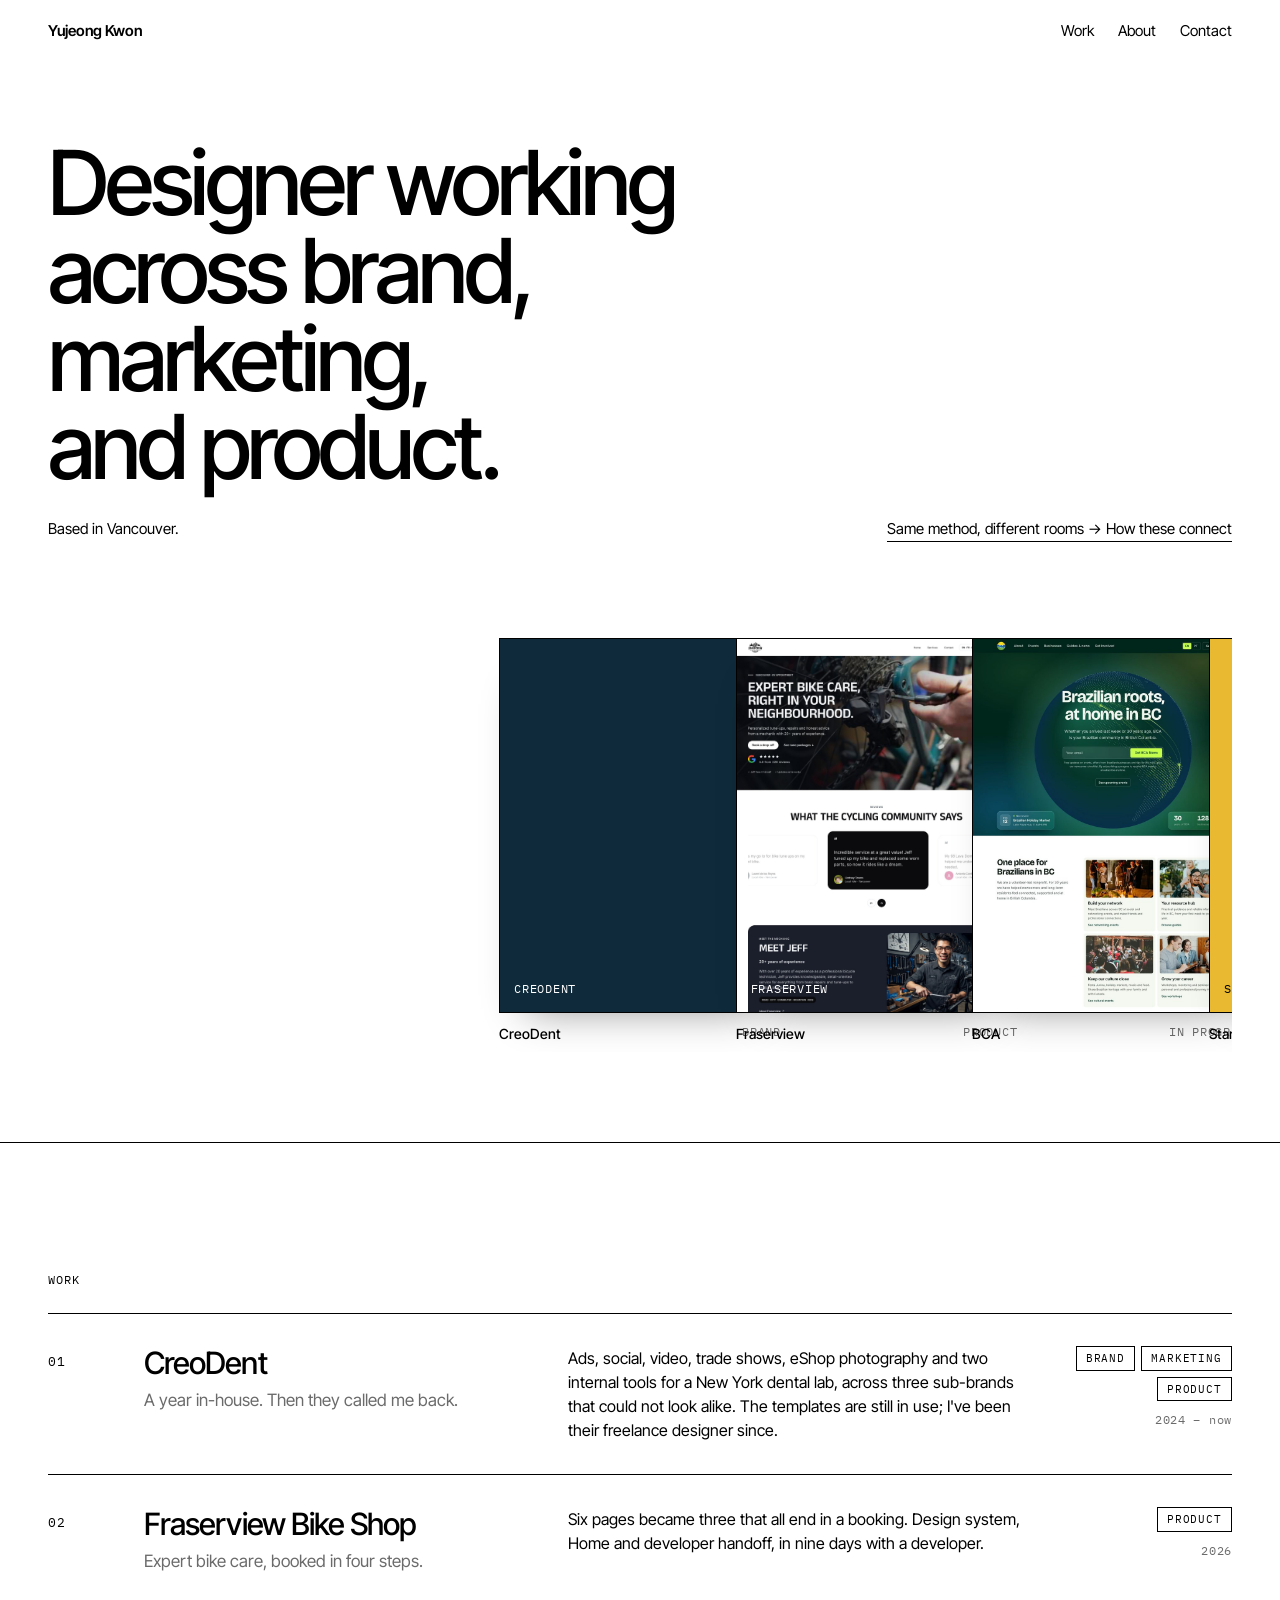
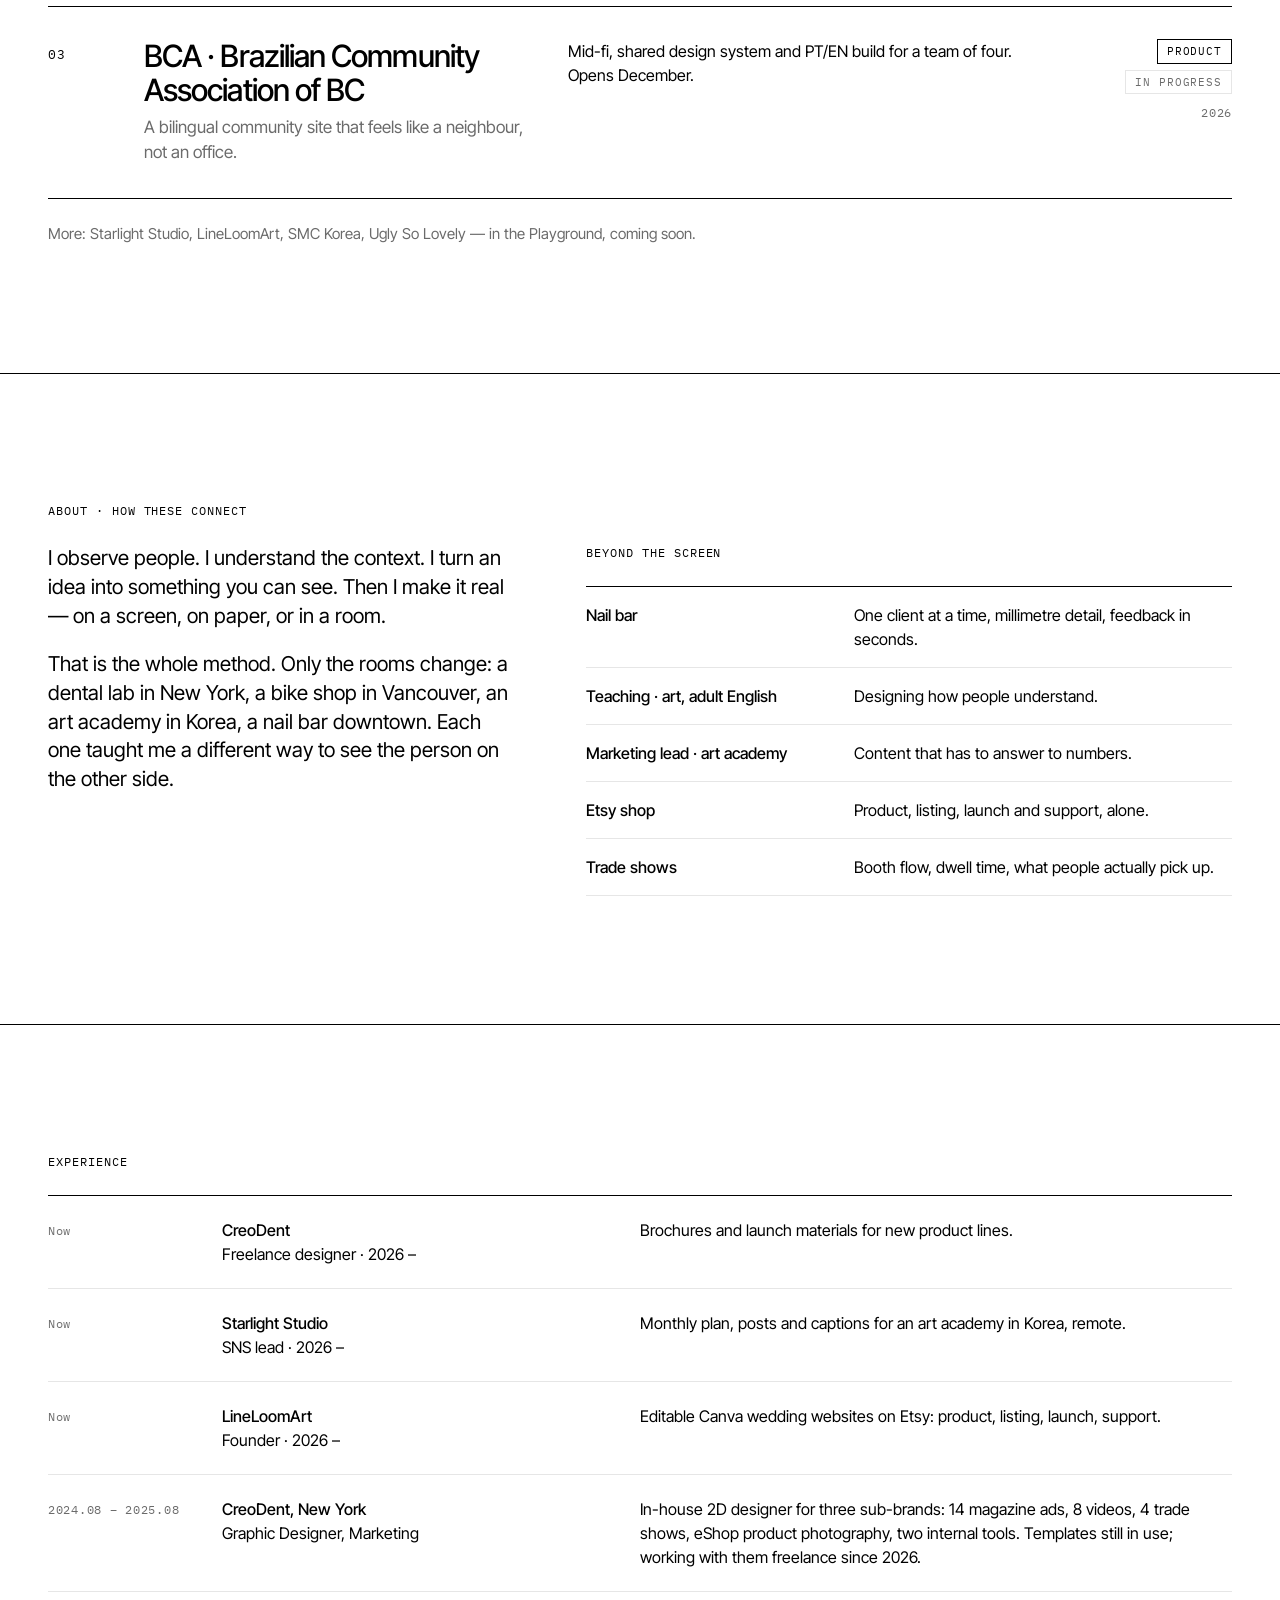
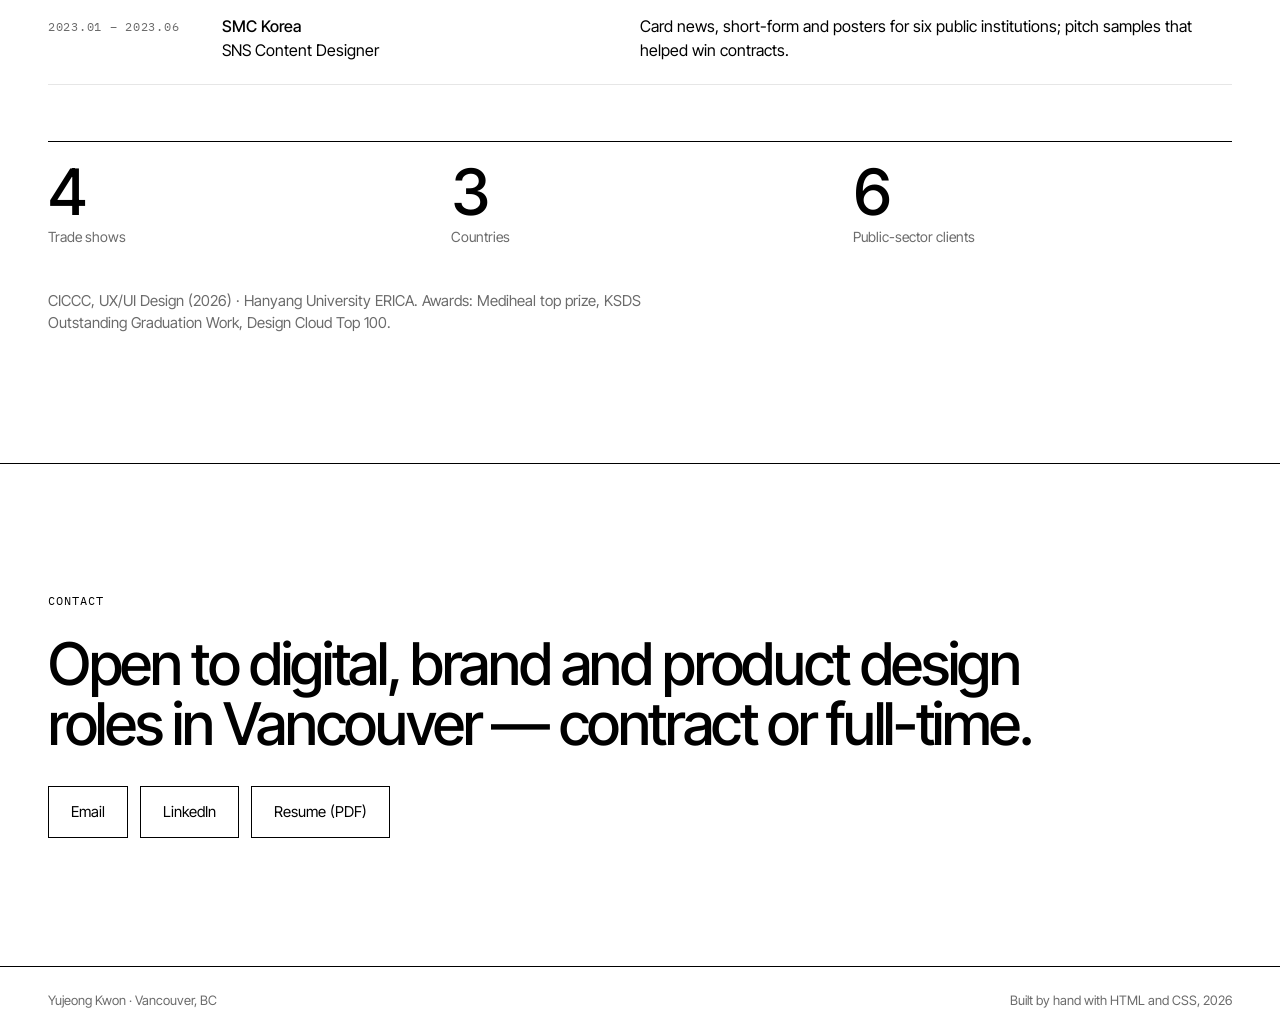
<file: index.html>
<!doctype html>
<html lang="en">
<head>
  <meta charset="utf-8">
  <meta name="viewport" content="width=device-width, initial-scale=1">
  <title>Yujeong Kwon — Designer, Vancouver</title>
  <meta name="description" content="Designer working across brand, marketing, and product. Based in Vancouver.">
  <link rel="preconnect" href="https://fonts.googleapis.com">
  <link rel="preconnect" href="https://fonts.gstatic.com" crossorigin>
  <link rel="stylesheet" href="https://fonts.googleapis.com/css2?family=Inter+Tight:wght@400;500;600&family=IBM+Plex+Mono:wght@400;500&display=swap">
  <link rel="stylesheet" href="style.css">
</head>
<body>

<header class="wrap top">
  <a class="name" href="#top">Yujeong Kwon</a>
  <nav aria-label="Sections">
    <a href="#work">Work</a>
    <a href="#about">About</a>
    <a href="#contact">Contact</a>
  </nav>
</header>

<!-- HERO -->
<section class="wrap hero" id="top">
  <h1 class="h-xl">Designer working across brand, marketing, and product.</h1>
  <p class="sub"><span>Based in Vancouver.</span><a href="#about">Same method, different rooms → How these connect</a></p>

  <!-- The crate. Six covers; off-centre tilt comes in step 2. -->
  <div class="crate" aria-label="Selected work">
    <a class="card" href="#w-creodent">
      <div class="cover cv-creo"><span>CreoDent</span></div>
      <div class="cap"><b>CreoDent</b><span>Brand</span></div>
    </a>
    <a class="card" href="work/fraserview/">
      <div class="cover"><img src="work/fraserview/img/home_d.jpg" alt="Fraserview Bike Shop home page"><span>Fraserview</span></div>
      <div class="cap"><b>Fraserview</b><span>Product</span></div>
    </a>
    <a class="card" href="#w-bca">
      <div class="cover"><img src="img/bca-home.jpg" alt="BCA homepage: Brazilian roots, at home in BC"><span>BCA</span></div>
      <div class="cap"><b>BCA</b><span>In progress</span></div>
    </a>
    <a class="card" href="#about">
      <div class="cover cv-star"><span>Starlight Studio</span></div>
      <div class="cap"><b>Starlight Studio</b><span>Marketing</span></div>
    </a>
    <a class="card" href="#about">
      <div class="cover cv-loom"><span>LineLoomArt</span></div>
      <div class="cap"><b>LineLoomArt</b><span>Maker</span></div>
    </a>
    <a class="card" href="#about">
      <div class="cover cv-me"><span>Yujeong</span></div>
      <div class="cap"><b>Yujeong</b><span>About</span></div>
    </a>
  </div>
</section>

<!-- WORK -->
<section class="wrap work" id="work">
  <p class="label">Work</p>
  <ol>
    <li id="w-creodent">
      <span class="n">01</span>
      <div>
        <h3><a href="#w-creodent">CreoDent</a></h3>
        <p class="tagline">A year in-house. Then they called me back.</p>
      </div>
      <p class="desc">Ads, social, video, trade shows, eShop photography and two internal tools for a New York dental lab, across three sub-brands that could not look alike. The templates are still in use; I've been their freelance designer since.</p>
      <div class="meta">
        <div class="tags"><span>Brand</span><span>Marketing</span><span>Product</span></div>
        <span class="year">2024 – now</span>
      </div>
    </li>
    <li id="w-fraserview">
      <span class="n">02</span>
      <div>
        <h3><a href="work/fraserview/">Fraserview Bike Shop</a></h3>
        <p class="tagline">Expert bike care, booked in four steps.</p>
      </div>
      <p class="desc">Six pages became three that all end in a booking. Design system, Home and developer handoff, in nine days with a developer.</p>
      <div class="meta">
        <div class="tags"><span>Product</span></div>
        <span class="year">2026</span>
      </div>
    </li>
    <li id="w-bca">
      <span class="n">03</span>
      <div>
        <h3><a href="#w-bca">BCA · Brazilian Community Association of BC</a></h3>
        <p class="tagline">A bilingual community site that feels like a neighbour, not an office.</p>
      </div>
      <p class="desc">Mid-fi, shared design system and PT/EN build for a team of four. Opens December.</p>
      <div class="meta">
        <div class="tags"><span>Product</span><span class="soft">In progress</span></div>
        <span class="year">2026</span>
      </div>
    </li>
    <!-- 04 Amigo · coming December
    <li id="w-amigo">
      <span class="n">04</span>
      <div>
        <h3><a href="#w-amigo">Amigo</a></h3>
        <p class="tagline">Over-the-counter medicine, explained for newcomers.</p>
      </div>
      <p class="desc">When you are sick in a new country, the pharmacy is a wall of words. A search app for immigrants and students.</p>
      <div class="meta">
        <div class="tags"><span>Product</span></div>
        <span class="year">2026</span>
      </div>
    </li>
    -->
  </ol>
  <p class="more muted">More: Starlight Studio, LineLoomArt, SMC Korea, Ugly So Lovely — in the Playground, coming soon.</p>
</section>

<!-- ABOUT -->
<section class="wrap about" id="about">
  <p class="label">About · How these connect</p>
  <div class="grid">
    <div>
      <p class="lead">I observe people. I understand the context. I turn an idea into something you can see. Then I make it real — on a screen, on paper, or in a room.</p>
      <p class="lead">That is the whole method. Only the rooms change: a dental lab in New York, a bike shop in Vancouver, an art academy in Korea, a nail bar downtown. Each one taught me a different way to see the person on the other side.</p>
    </div>
    <div>
      <p class="label">Beyond the screen</p>
      <ul class="beyond">
        <li><b>Nail bar</b><span>One client at a time, millimetre detail, feedback in seconds.</span></li>
        <li><b>Teaching · art, adult English</b><span>Designing how people understand.</span></li>
        <li><b>Marketing lead · art academy</b><span>Content that has to answer to numbers.</span></li>
        <li><b>Etsy shop</b><span>Product, listing, launch and support, alone.</span></li>
        <li><b>Trade shows</b><span>Booth flow, dwell time, what people actually pick up.</span></li>
      </ul>
    </div>
  </div>
</section>

<!-- EXPERIENCE -->
<section class="wrap xp" id="experience">
  <p class="label">Experience</p>
  <div class="rows">
    <div class="row">
      <time>Now</time>
      <div><b>CreoDent</b> Freelance designer · 2026 –</div>
      <div>Brochures and launch materials for new product lines.</div>
    </div>
    <div class="row">
      <time>Now</time>
      <div><b>Starlight Studio</b> SNS lead · 2026 –</div>
      <div>Monthly plan, posts and captions for an art academy in Korea, remote.</div>
    </div>
    <div class="row">
      <time>Now</time>
      <div><b>LineLoomArt</b> Founder · 2026 –</div>
      <div>Editable Canva wedding websites on Etsy: product, listing, launch, support.</div>
    </div>
    <div class="row">
      <time>2024.08 – 2025.08</time>
      <div><b>CreoDent, New York</b> Graphic Designer, Marketing</div>
      <div>In-house 2D designer for three sub-brands: 14 magazine ads, 8 videos, 4 trade shows, eShop product photography, two internal tools. Templates still in use; working with them freelance since 2026.</div>
    </div>
    <div class="row">
      <time>2023.01 – 2023.06</time>
      <div><b>SMC Korea</b> SNS Content Designer</div>
      <div>Card news, short-form and posters for six public institutions; pitch samples that helped win contracts.</div>
    </div>
  </div>
  <div class="stats">
    <div><b>4</b><span>Trade shows</span></div>
    <div><b>3</b><span>Countries</span></div>
    <div><b>6</b><span>Public-sector clients</span></div>
  </div>
  <p class="edu">CICCC, UX/UI Design (2026) · Hanyang University ERICA. Awards: Mediheal top prize, KSDS Outstanding Graduation Work, Design Cloud Top 100.</p>
</section>

<!-- CONTACT -->
<section class="wrap contact" id="contact">
  <p class="label">Contact</p>
  <h2 class="h-l">Open to digital, brand and product design roles in Vancouver — contract or full-time.</h2>
  <div class="links">
    <a href="mailto:kwyj9848@gmail.com">Email</a>
    <a href="#" aria-disabled="true">LinkedIn</a>
    <a href="#" aria-disabled="true">Resume (PDF)</a>
  </div>
</section>

<footer class="wrap">
  <span>Yujeong Kwon · Vancouver, BC</span>
  <span>Built by hand with HTML and CSS, 2026</span>
</footer>

</body>
</html>
</file>
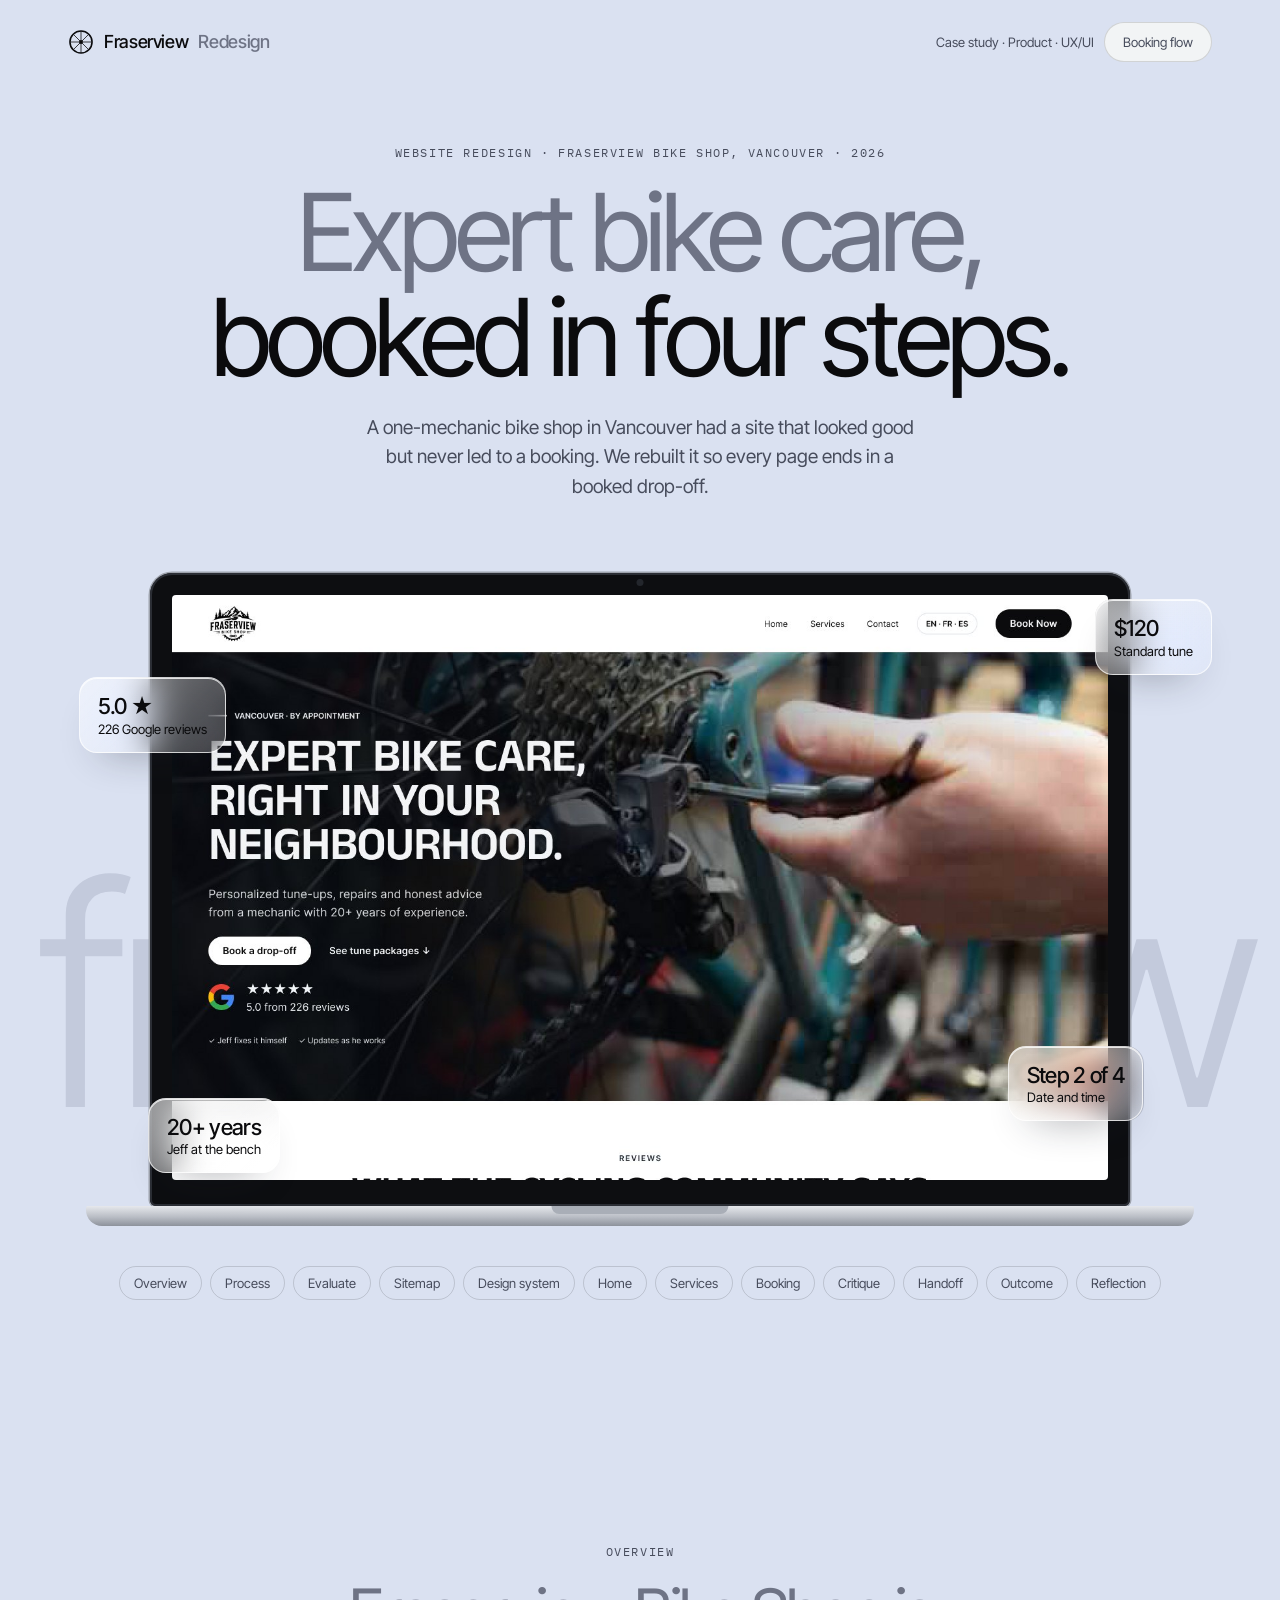
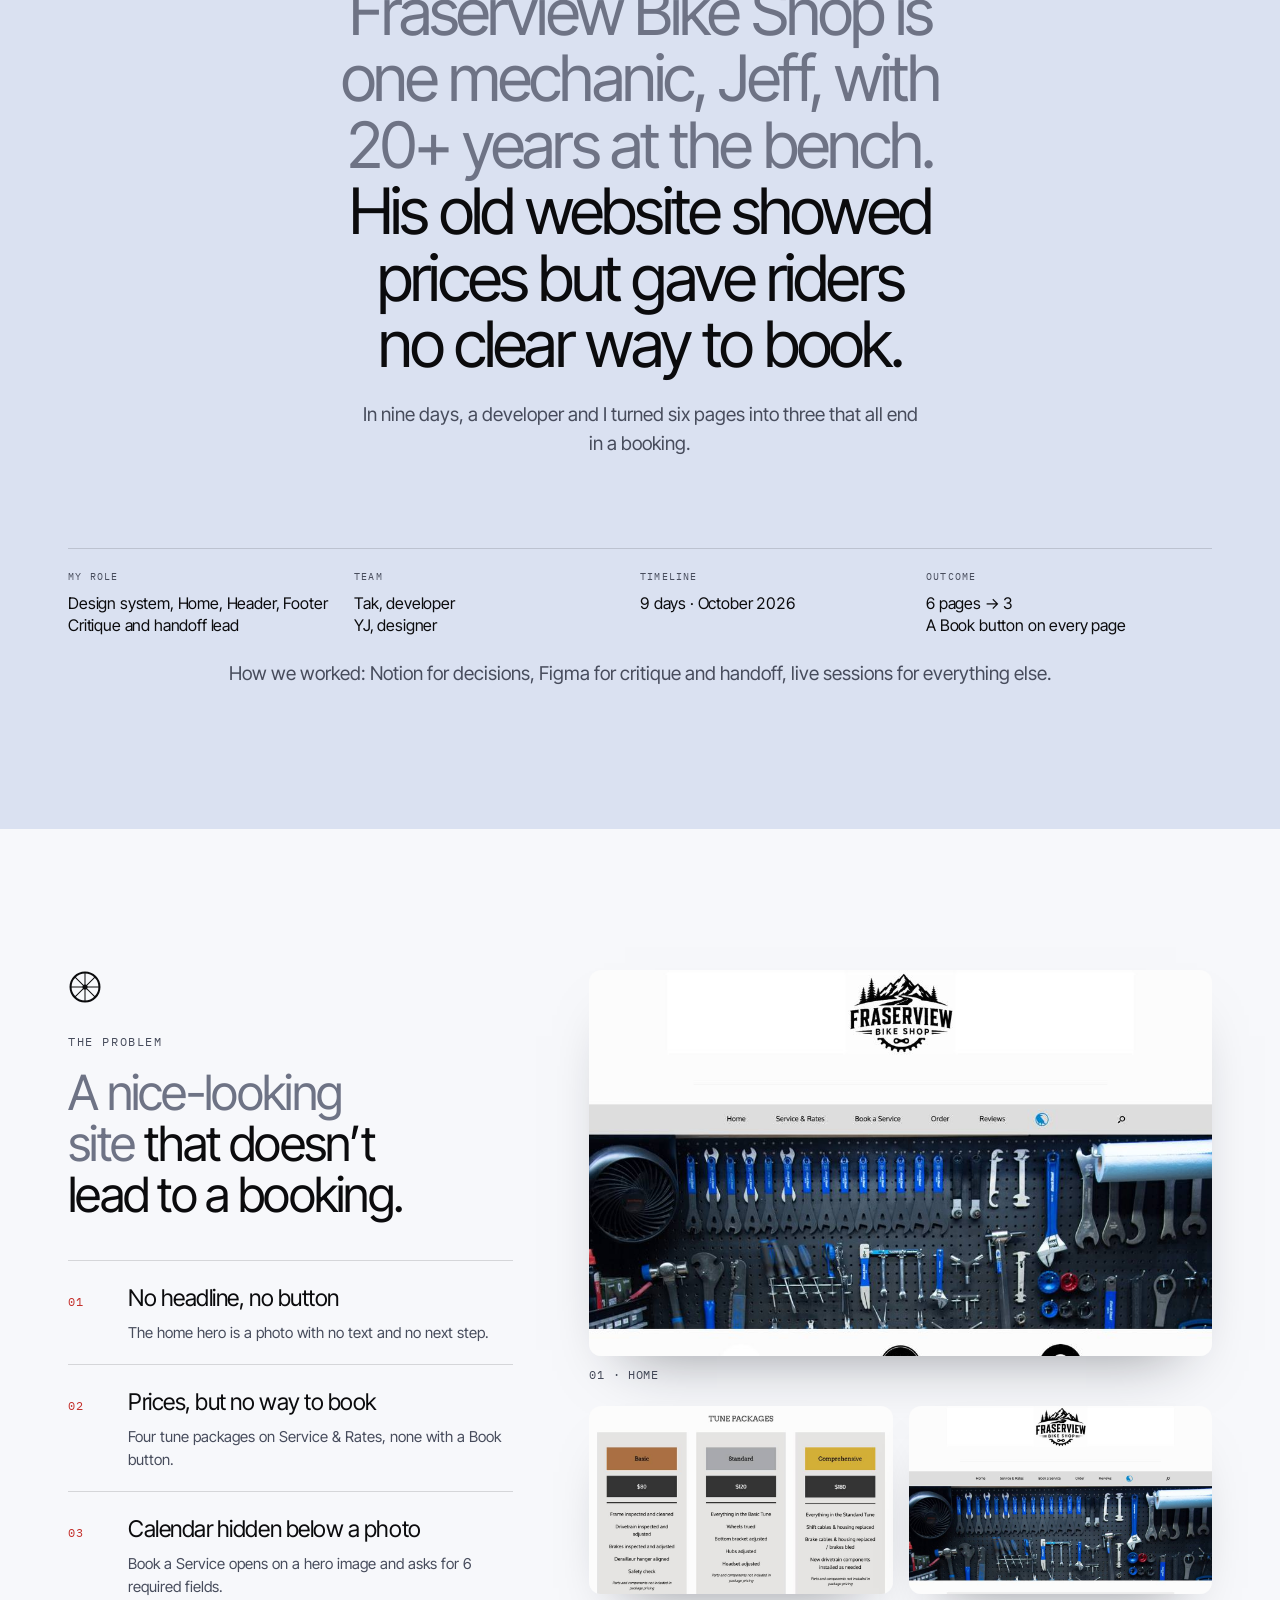
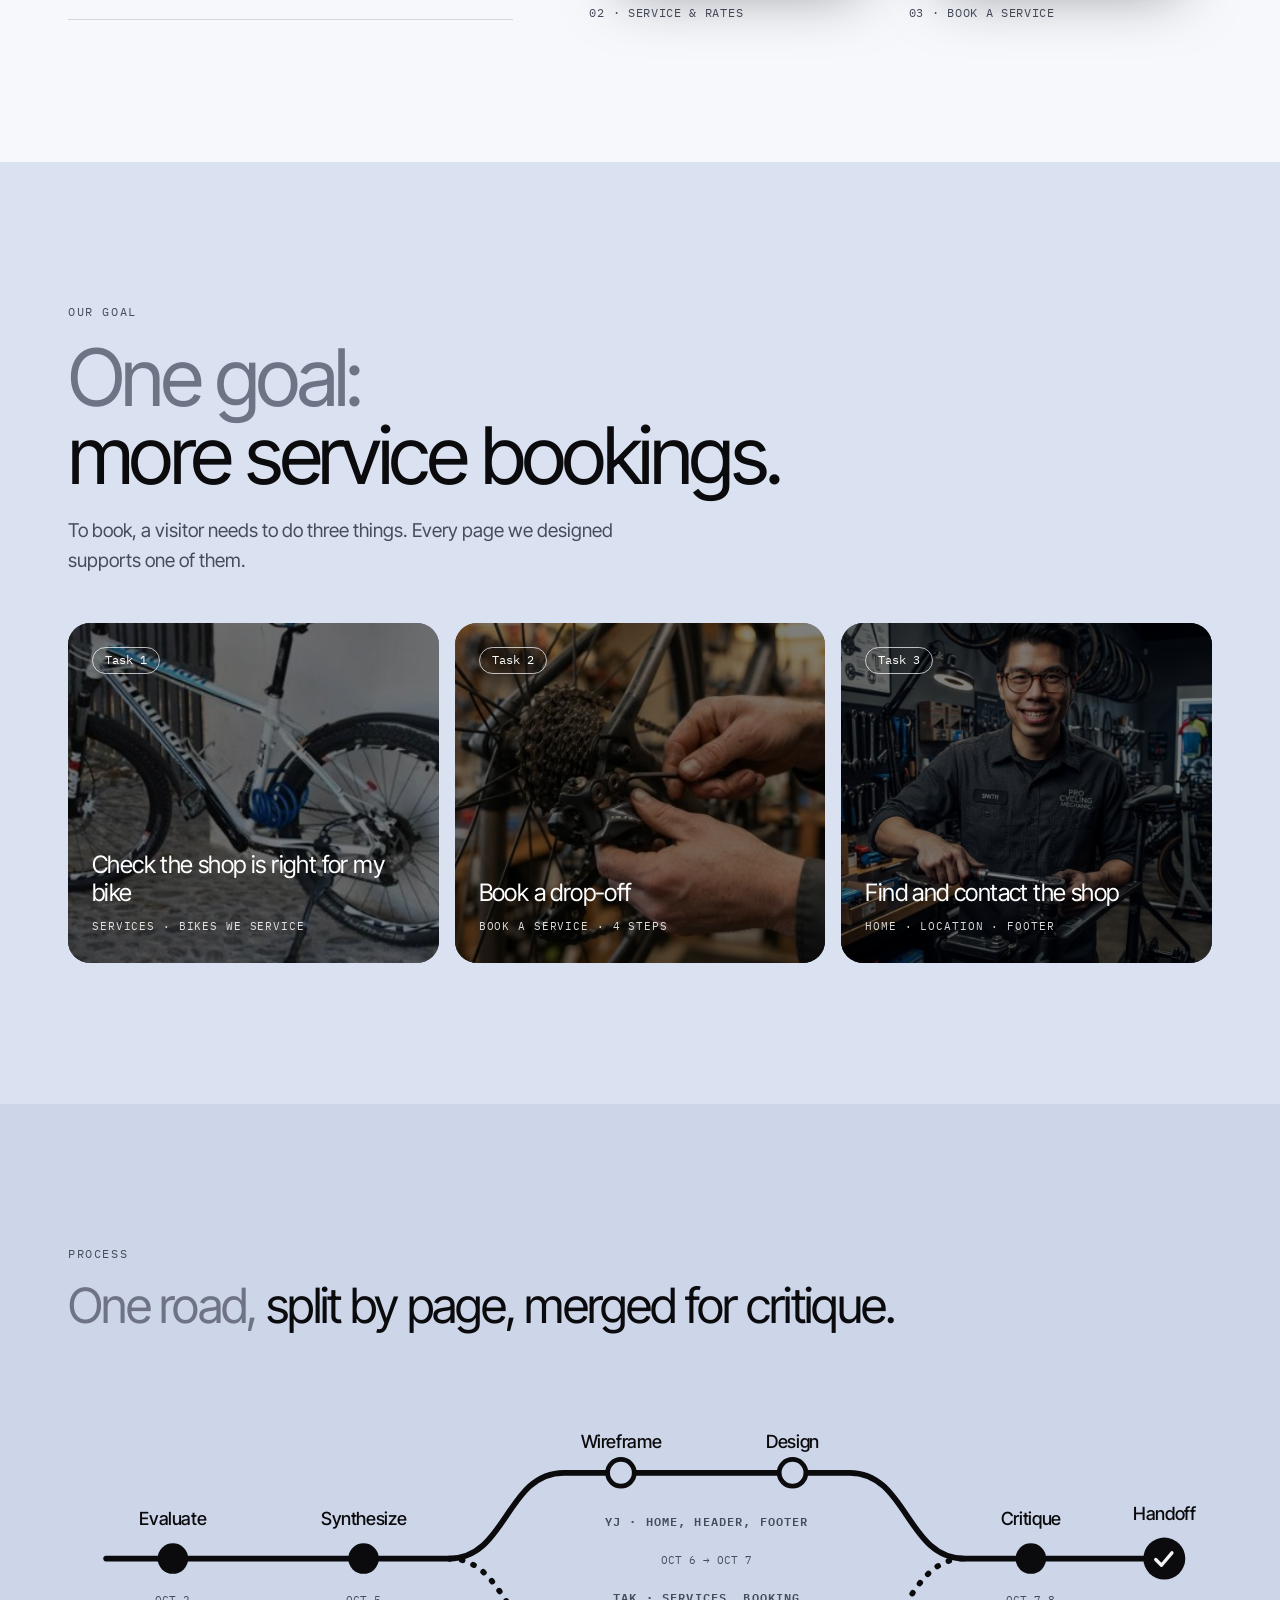
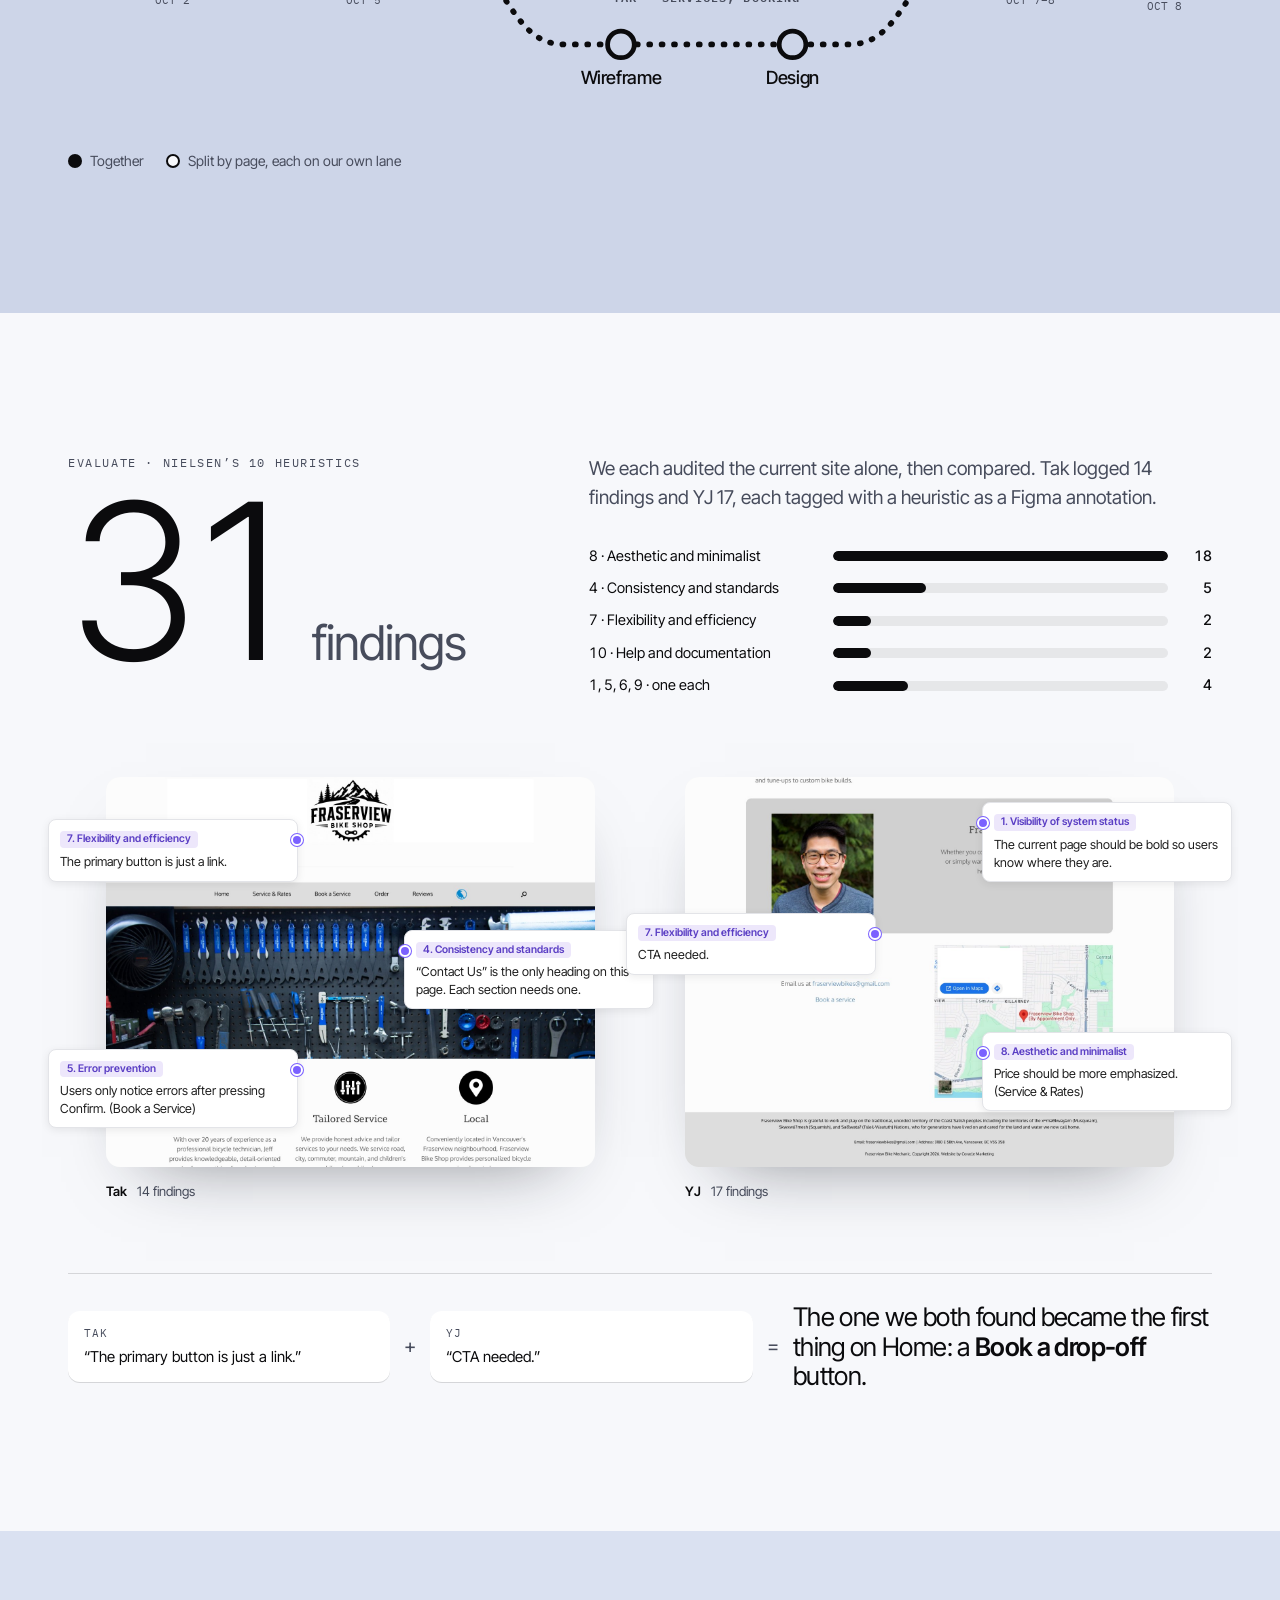
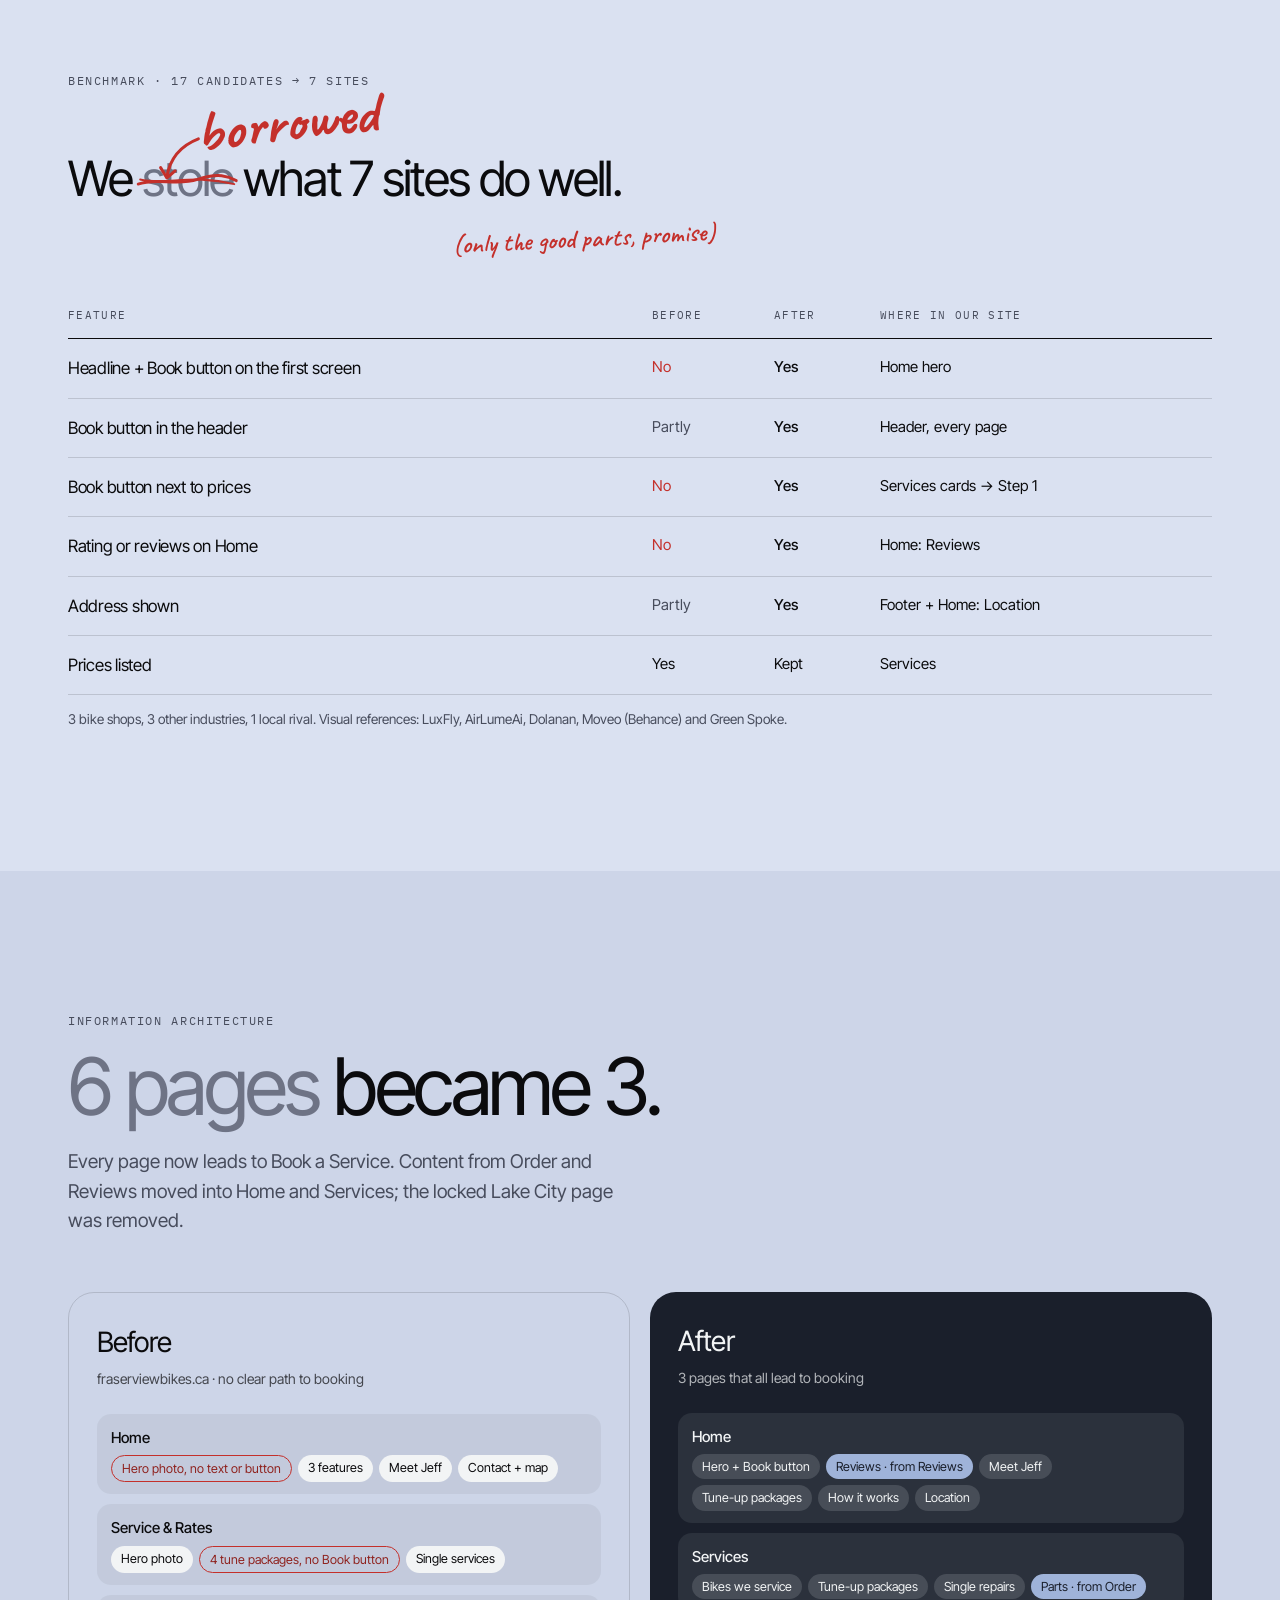
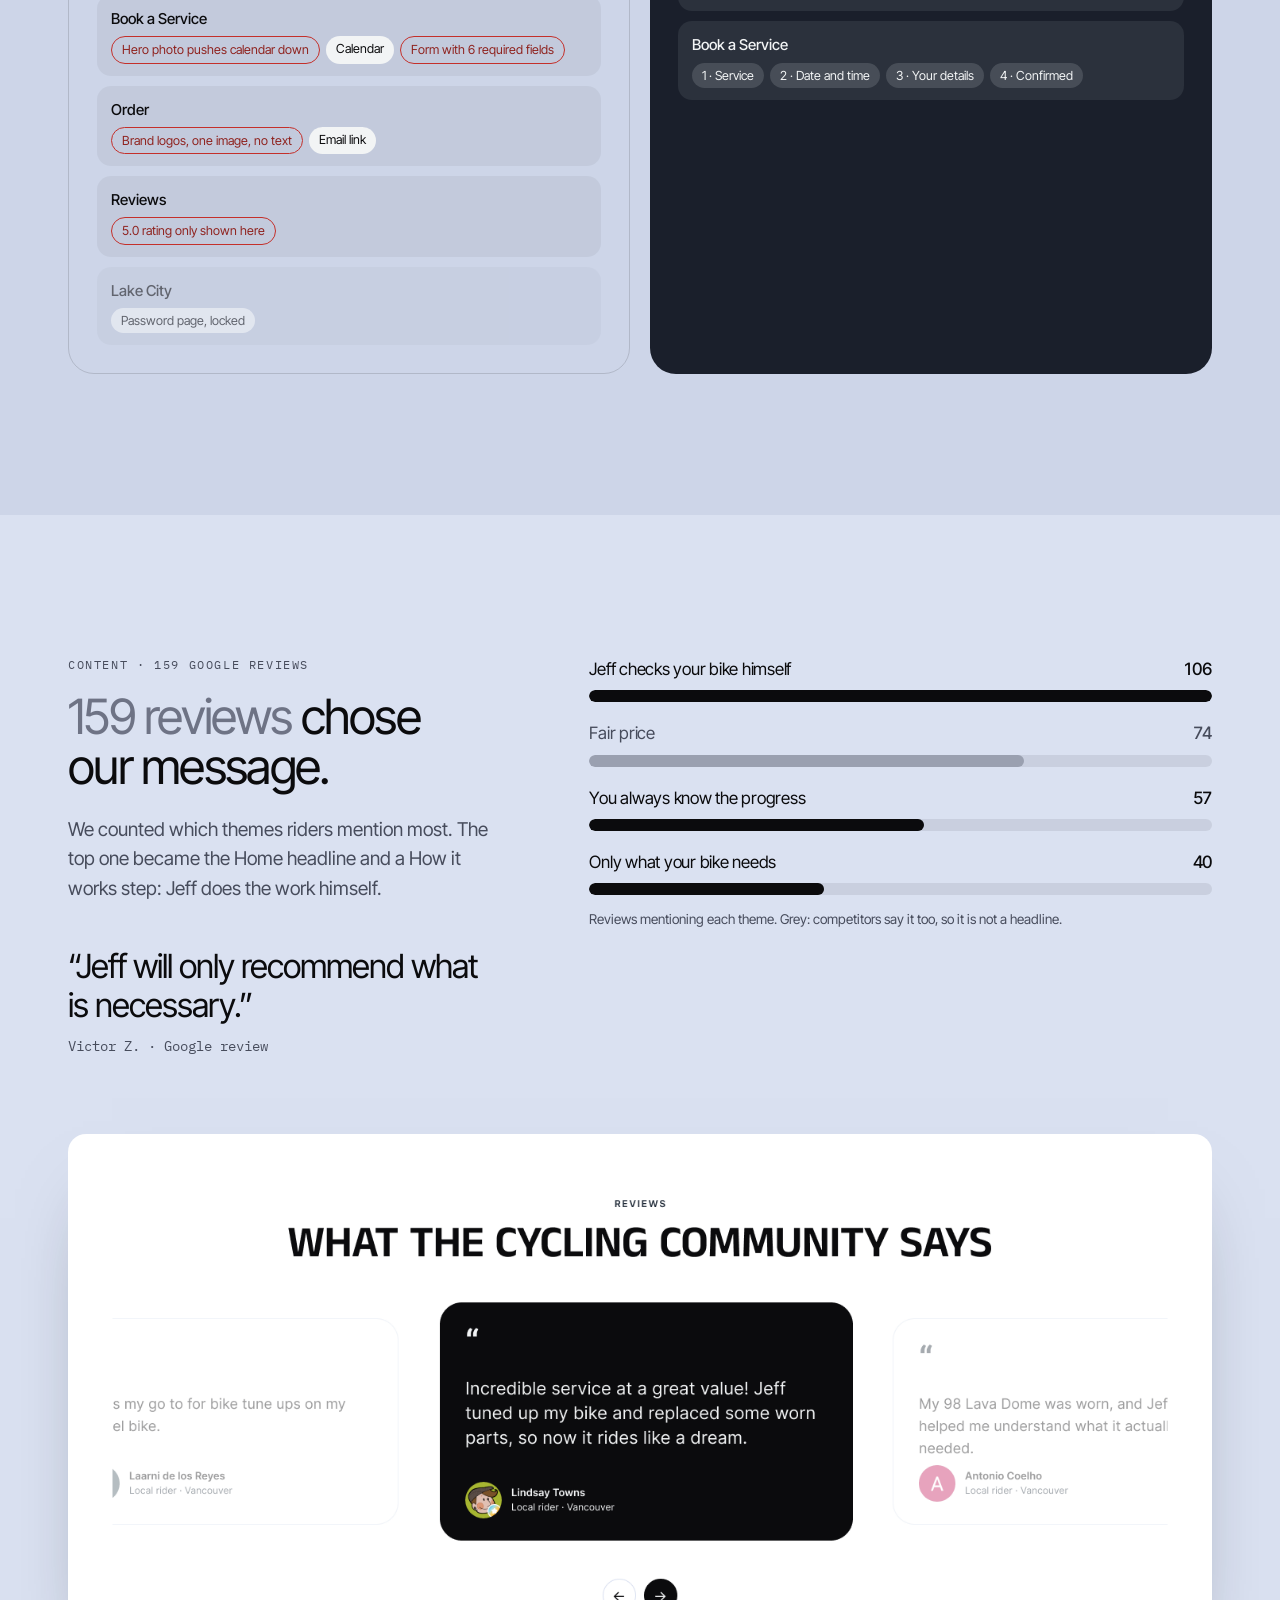
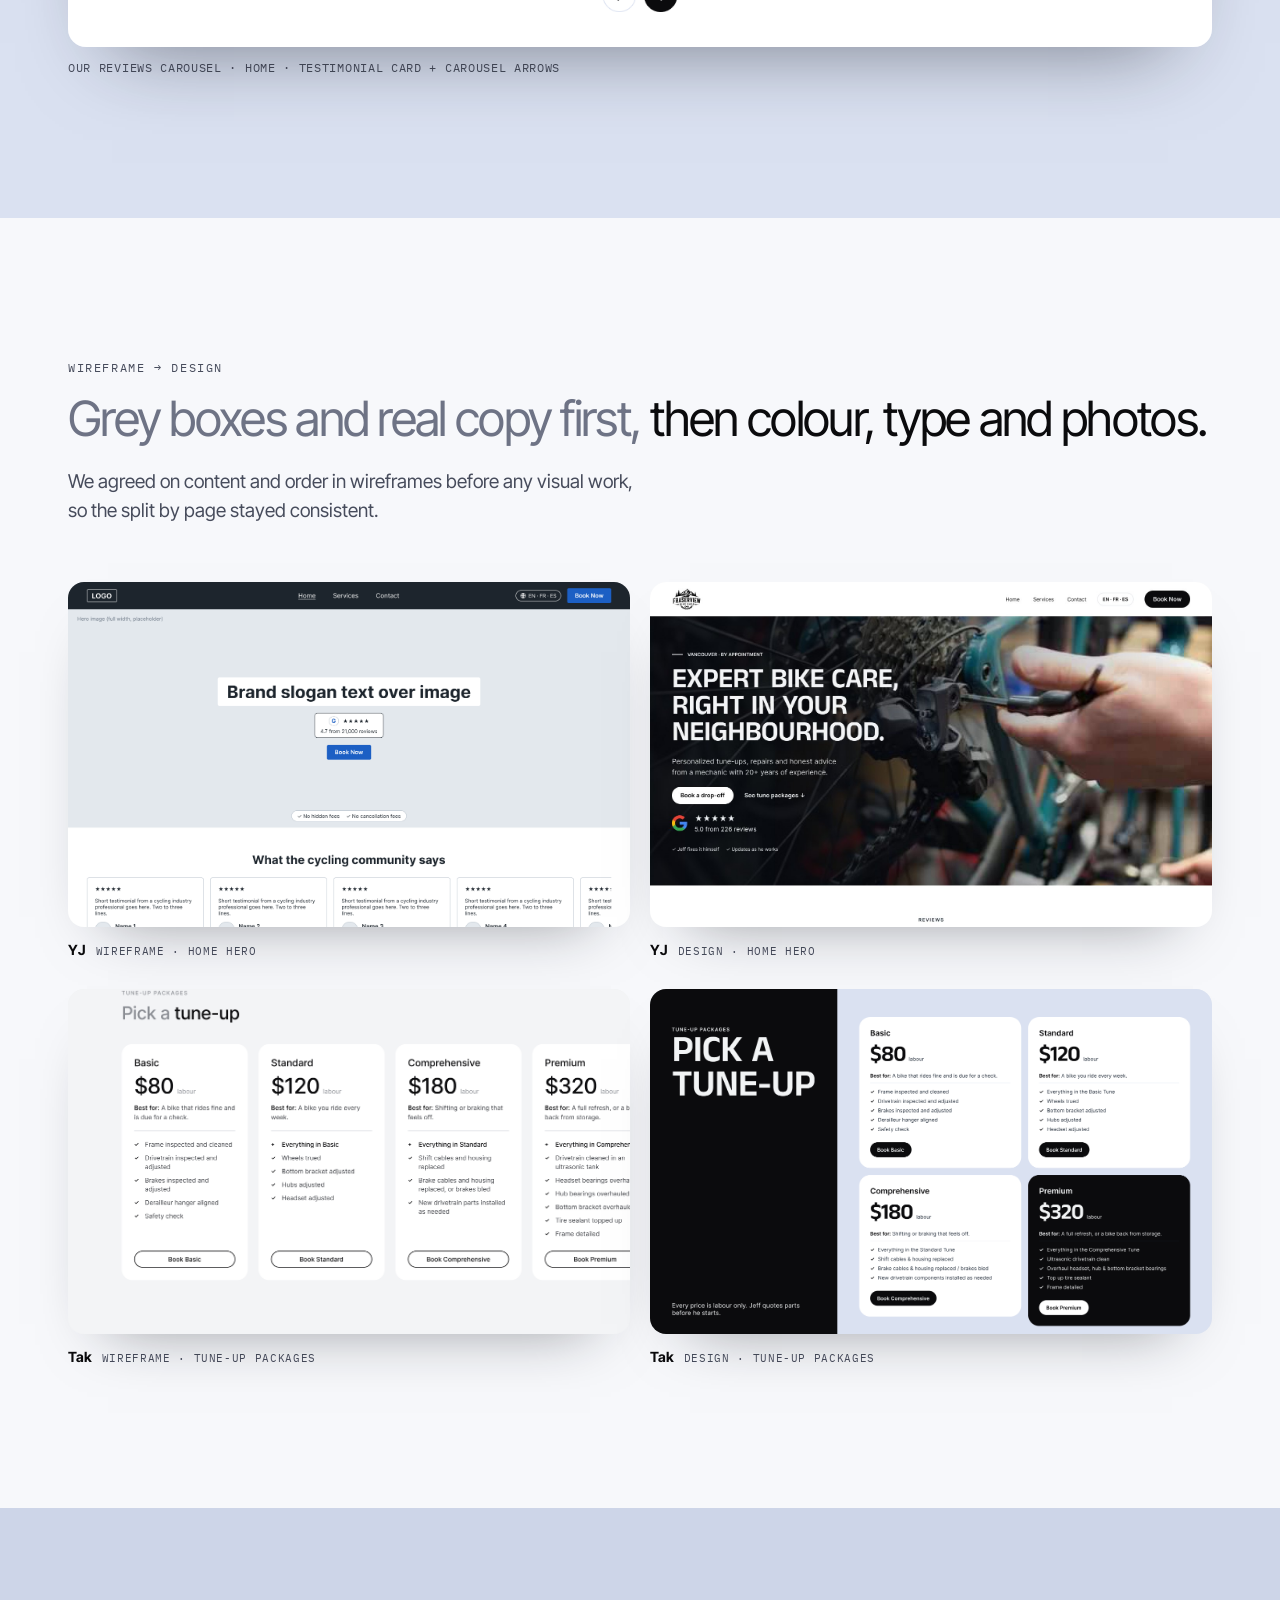
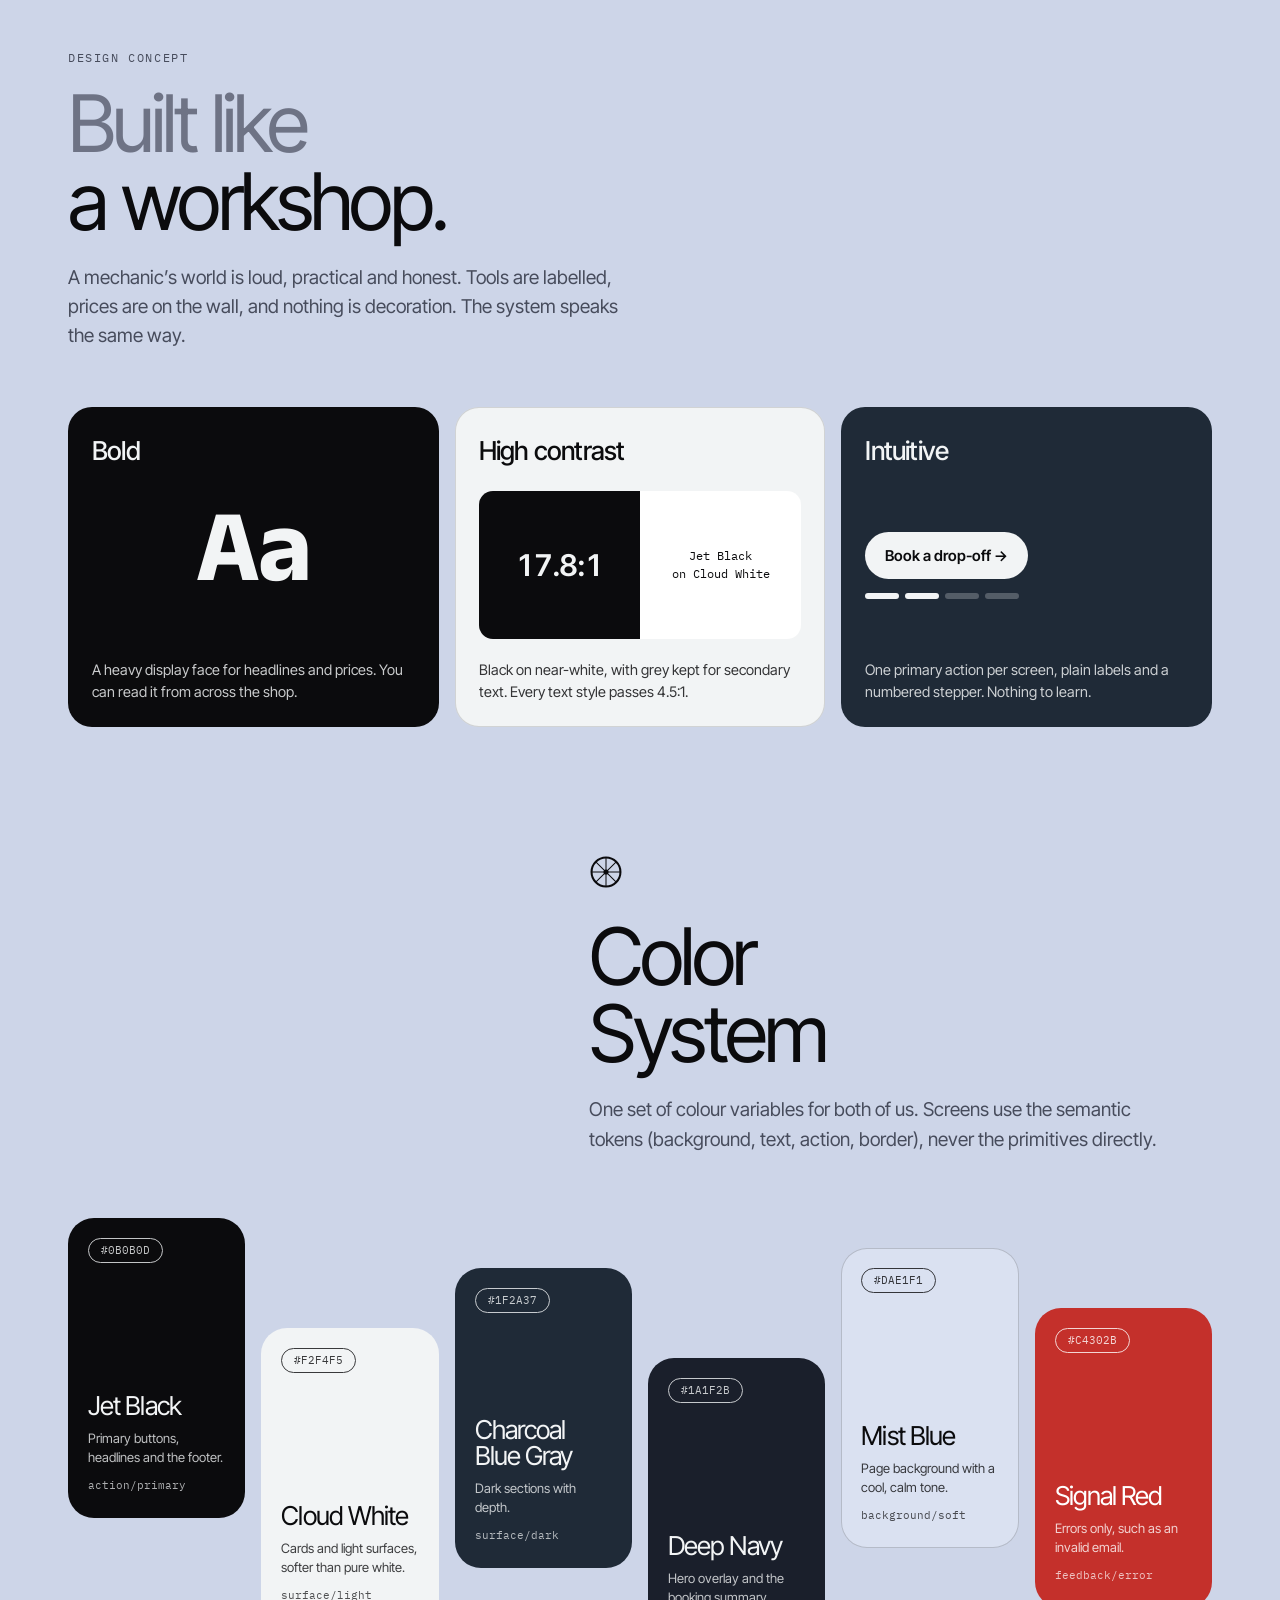
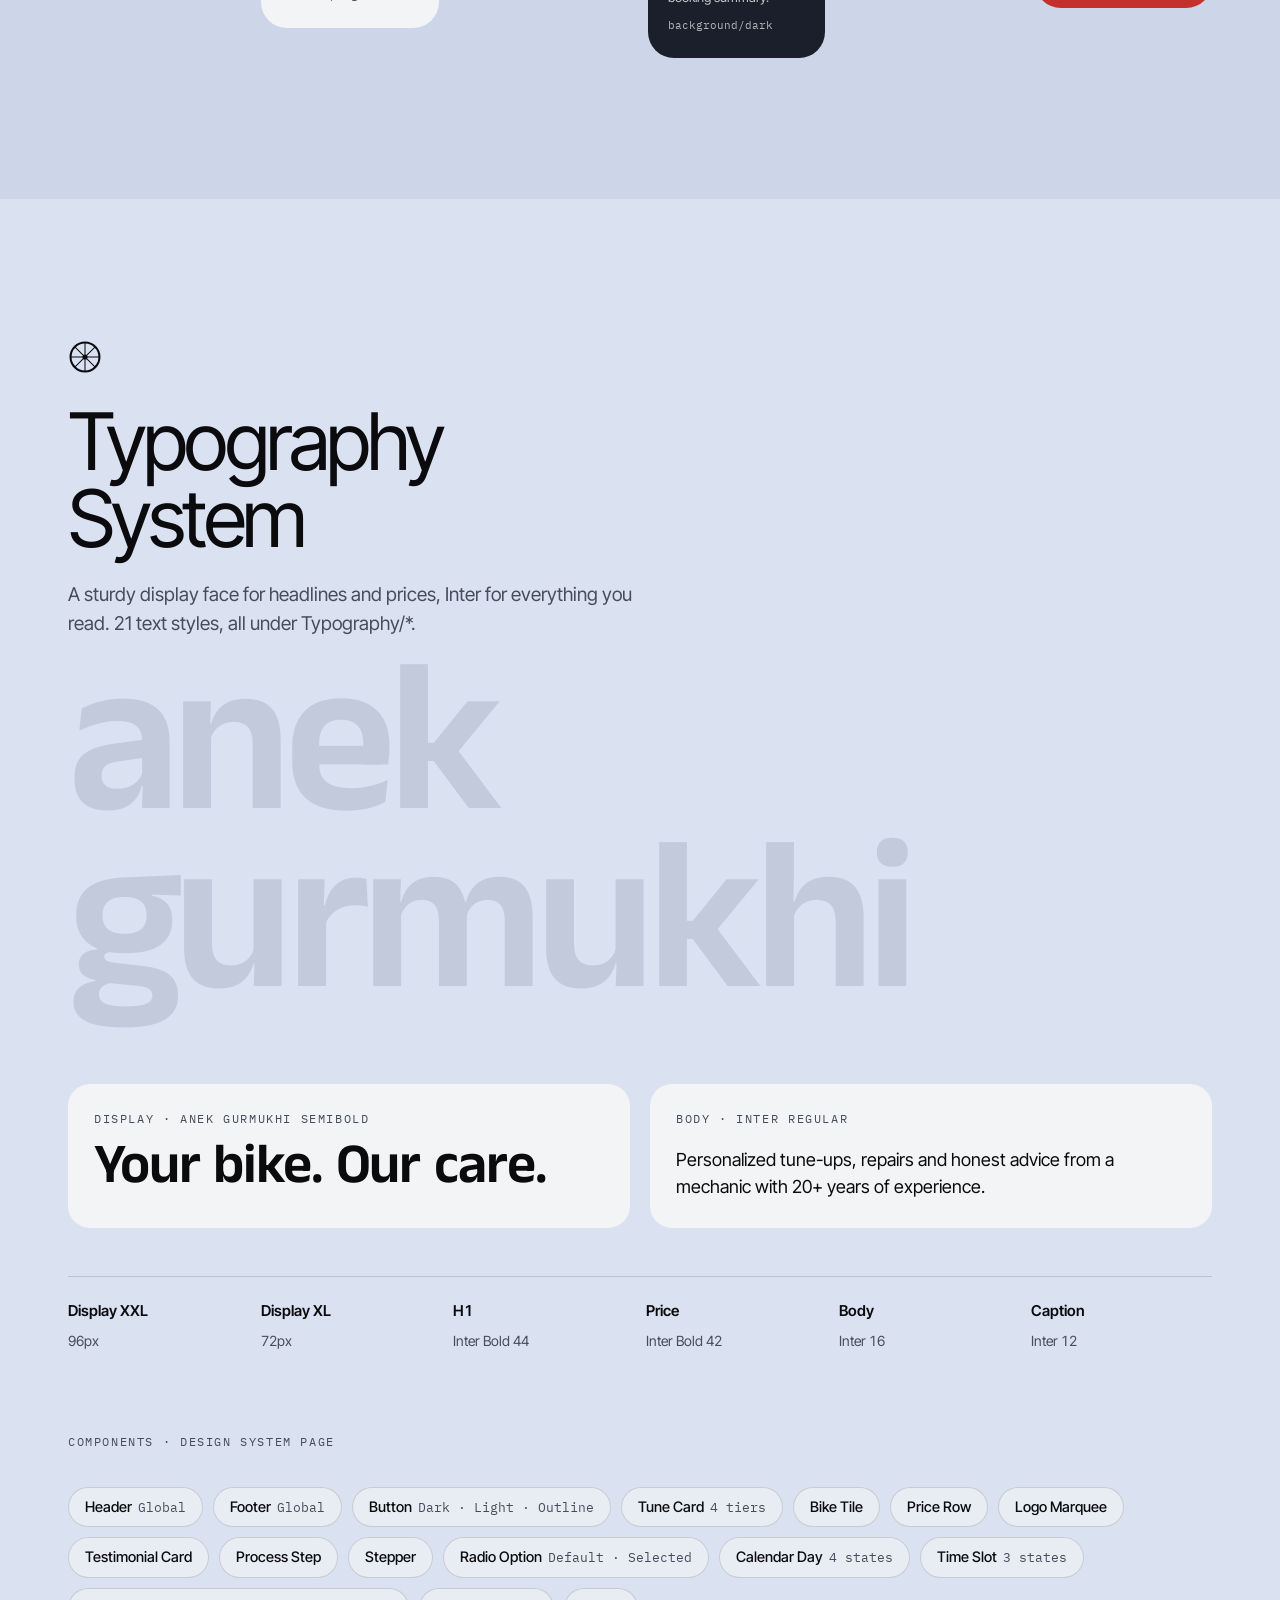
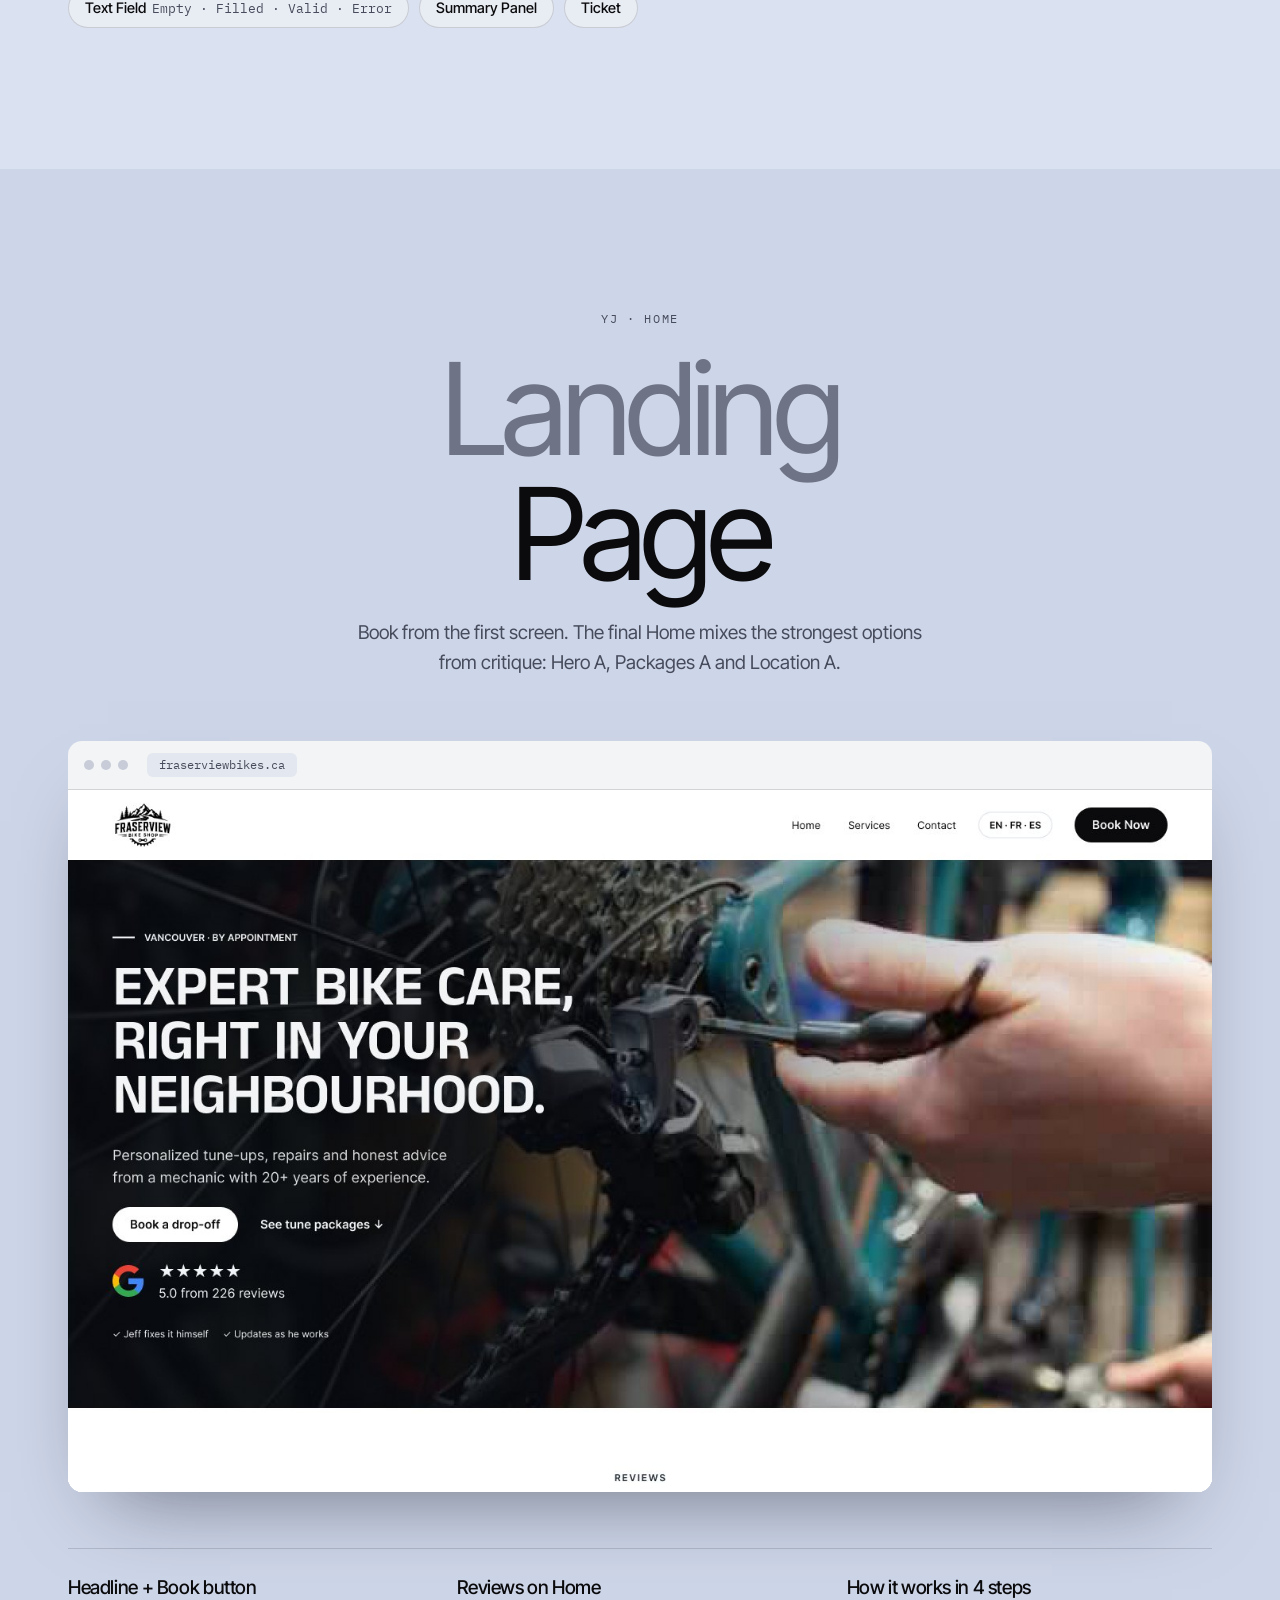
<file: work/fraserview/index.html>
<!doctype html>
<html lang="en">
<head>
<meta charset="utf-8">
<meta name="viewport" content="width=device-width,initial-scale=1">
<title>Fraserview Redesign Case Study</title>
<link rel="preconnect" href="https://fonts.googleapis.com">
<link rel="preconnect" href="https://fonts.gstatic.com" crossorigin>
<link rel="stylesheet" href="https://fonts.googleapis.com/css2?family=Inter+Tight:wght@300;400;500;600;700&family=Anek+Gurmukhi:wght@500;600;700&family=IBM+Plex+Mono:wght@400;500&family=Caveat:wght@600;700&display=swap">
<style>
/* Layout: one long Behance-style scroll. Sections alternate mist / white / deeper mist,
   closing on a dark reflection. Devices float with soft contact shadows; process is drawn
   as a route map; handoff uses huge faded numerals for rhythm.
   Single deliberate light look built on the Fraserview system, so no dark-theme blocks. */
:root{
  --mist:#dae1f1;        /* Mist Blue, page ground */
  --mist-deep:#cdd5e8;   /* alternate band */
  --white:#f7f8fb;       /* white sections, a hair cool */
  --ghost:#c3cadc;       /* giant background words */
  --ink:#0b0b0d;         /* Jet Black */
  --navy:#1f2a37;        /* Charcoal Blue Gray */
  --deep:#1a1f2b;        /* Deep Navy */
  --cloud:#f2f4f5;       /* Cloud White */
  --red:#c4302b;         /* Signal Red: "before" problems and the hand-drawn mark */
  --green:#2f7d4f;       /* Notion "Done" */
  --blue:#2f6fd6;        /* Notion "In progress" */
  --soft:#6e7385;        /* light half of two-tone headlines (large text only) */
  --muted:#474c5c;
  --line:rgba(11,11,13,.14);
  --f-display:"Inter Tight","Helvetica Neue",Arial,sans-serif;
  --f-brand:"Anek Gurmukhi","Inter Tight",Arial,sans-serif;
  --f-mono:"IBM Plex Mono",ui-monospace,Menlo,monospace;
  --f-hand:"Caveat","Comic Sans MS",cursive;
  --wrap:1240px;
  color-scheme:light;
}
*{box-sizing:border-box}
html{scroll-behavior:smooth}
body{margin:0;background:var(--mist);color:var(--ink);font-family:var(--f-display);font-size:16px;line-height:1.55;-webkit-font-smoothing:antialiased;overflow-x:hidden}
img{max-width:100%;display:block}
a{color:inherit}
figure{margin:0}
:focus-visible{outline:2px solid var(--ink);outline-offset:3px}
.wrap{max-width:var(--wrap);margin:0 auto;padding-inline:clamp(16px,4vw,48px)}
section{padding-block:clamp(80px,11vw,160px);position:relative}
.band{background:var(--mist-deep)}
.white{background:var(--white)}
.dark{background:var(--deep);color:var(--cloud)}

/* type */
.eyebrow{font-family:var(--f-mono);font-size:11.5px;letter-spacing:.14em;text-transform:uppercase;color:var(--muted);margin:0 0 18px}
.h-xl,.h-l,.h-m{font-weight:400;letter-spacing:-.045em;line-height:.98;margin:0;text-wrap:balance}
.h-xl{font-size:clamp(48px,8.4vw,118px)}
.h-l{font-size:clamp(40px,6.2vw,88px)}
.h-m{font-size:clamp(30px,3.8vw,52px);letter-spacing:-.035em;line-height:1.04}
.soft{color:var(--soft)}
.lead{font-size:clamp(17px,1.5vw,19px);color:var(--muted);max-width:52ch;margin:22px 0 0}
p{margin:0}
.tnum{font-variant-numeric:tabular-nums}

/* top bar */
.topbar{display:flex;justify-content:space-between;align-items:center;padding-block:22px;gap:16px}
.brand{display:flex;align-items:center;gap:10px;font-weight:500;letter-spacing:-.02em;font-size:18px}
.brand svg{width:26px;height:26px}
.brand span{color:var(--soft)}
.pill{border:1px solid var(--line);border-radius:999px;padding:9px 18px;font-size:13px;background:var(--cloud);white-space:nowrap;text-decoration:none}
.topbar nav{display:flex;gap:10px;align-items:center;font-size:13px;color:var(--muted)}
@media (max-width:640px){.topbar nav .hide-s{display:none}.pill{padding:8px 14px}}

/* hero */
.hero{padding-top:clamp(28px,5vw,60px);padding-bottom:clamp(60px,8vw,110px);text-align:center;overflow:hidden}
.hero .h-xl{position:relative;z-index:2}
.hero .lead{margin-inline:auto;text-align:center}
.ghostword{position:absolute;left:50%;transform:translateX(-50%);font-weight:300;letter-spacing:-.06em;line-height:.8;color:var(--ghost);white-space:nowrap;pointer-events:none;user-select:none;z-index:0}
.hero .ghostword{top:46%;font-size:clamp(120px,24vw,380px)}
.hero-stage{position:relative;margin-top:clamp(40px,6vw,72px);z-index:1}
.glass{position:absolute;z-index:3;text-align:left;font-size:13px;line-height:1.3;color:var(--ink);
  padding:14px 18px;border-radius:18px;
  background:linear-gradient(135deg,rgba(255,255,255,.55),rgba(255,255,255,.18));
  border:1px solid rgba(255,255,255,.7);
  -webkit-backdrop-filter:blur(18px) saturate(160%);backdrop-filter:blur(18px) saturate(160%);
  box-shadow:0 20px 40px -24px rgba(26,31,43,.45), inset 0 1px 0 rgba(255,255,255,.8);
  animation:bob 7s ease-in-out infinite}
.glass b{display:block;font-size:22px;font-weight:500;letter-spacing:-.03em}
.glass.c1{left:1%;top:16%}
.glass.c2{right:0;top:4%;animation-delay:-2s}
.glass.c3{right:6%;bottom:16%;animation-delay:-4s}
.glass.c4{left:7%;bottom:8%;animation-delay:-5s}
@keyframes bob{50%{transform:translateY(-10px)}}
@media (max-width:860px){.glass{display:none}}
@media (prefers-reduced-motion:reduce){.glass,.live i{animation:none}html{scroll-behavior:auto}}

/* devices */
.laptop{width:min(88%,980px);margin:0 auto;position:relative}
.laptop .lid{background:#0d0e11;border-radius:22px 22px 6px 6px;padding:2.2% 2.2% 2.6%;box-shadow:inset 0 0 0 2px #2b2e35, 0 0 0 1.5px #9ea3ad;position:relative}
.laptop .lid::before{content:"";position:absolute;top:.9%;left:50%;width:7px;height:7px;border-radius:50%;background:#23262c;transform:translateX(-50%)}
.laptop .base{height:clamp(12px,1.6vw,20px);margin:0 -6.5%;background:linear-gradient(#e6e8ec,#b9bdc5 55%,#8d929b);border-radius:2px 2px 16px 16px;position:relative;box-shadow:0 30px 50px -22px rgba(20,24,34,.55)}
.laptop .base::before{content:"";position:absolute;top:0;left:50%;transform:translateX(-50%);width:16%;height:42%;background:#a9aeb7;border-radius:0 0 10px 10px}
.screen{position:relative;background:var(--deep);overflow:hidden;aspect-ratio:16/10}
.laptop .screen{border-radius:4px}
.screen.scroll{overflow-y:auto;scrollbar-width:thin}
.screen img{width:100%;height:auto}
.screen.fit img{height:100%;object-fit:cover;object-position:top}
.phone{width:min(100%,300px);aspect-ratio:390/844;border-radius:48px;background:#0d0e11;padding:11px;position:relative;box-shadow:0 0 0 2px #b8bcc4, 0 0 0 3.5px #6f747d, 0 40px 60px -30px rgba(20,24,34,.6)}
.phone::before{content:"";position:absolute;top:22px;left:50%;transform:translateX(-50%);width:30%;height:26px;border-radius:20px;background:#000;z-index:3}
.phone .screen{border-radius:38px;height:100%;aspect-ratio:auto}
.phone .screen.scroll{overflow-y:auto;scrollbar-width:none}
.phone .screen.scroll::-webkit-scrollbar{display:none}
#services{overflow:hidden}
.tilt-wrap{perspective:1600px;display:grid;place-items:center;padding-block:20px 60px;position:relative}
.tilt{transform:rotateX(18deg) rotateY(-14deg) rotateZ(14deg);transform-style:preserve-3d}
.contact{position:absolute;bottom:22px;left:50%;transform:translateX(-50%);width:min(70%,420px);height:26px;border-radius:50%;background:radial-gradient(closest-side,rgba(26,31,43,.35),transparent);filter:blur(4px)}
.browser{background:var(--cloud);border-radius:14px;overflow:hidden;box-shadow:0 40px 80px -40px rgba(20,24,34,.55)}
.browser .bar{display:flex;align-items:center;gap:7px;padding:12px 16px;border-bottom:1px solid var(--line);font-family:var(--f-mono);font-size:11.5px;color:var(--muted)}
.browser .bar i{width:10px;height:10px;border-radius:50%;background:#c7ccd8}
.browser .bar span{margin-left:12px;background:#e3e7ef;border-radius:6px;padding:3px 12px}
.browser .screen{aspect-ratio:auto;height:min(78vh,820px)}

/* image slots: show the frame name until the PNG is there */
.slot{position:relative}
.slot.empty{display:grid;place-items:center;background:repeating-linear-gradient(135deg,rgba(242,244,245,.05) 0 10px,transparent 10px 20px),var(--deep);min-height:160px}
.slot.empty img{display:none}
.slot.empty::after{content:attr(data-label);color:#b9c0d3;font-family:var(--f-mono);font-size:12px;letter-spacing:.06em;text-align:center;padding:16px;line-height:1.6;white-space:pre-line}
.slot.light.empty{background:repeating-linear-gradient(135deg,rgba(11,11,13,.04) 0 10px,transparent 10px 20px),var(--cloud)}
.slot.light.empty::after{color:var(--muted)}
.screen.fallback{overflow:hidden}
.screen.fallback img{height:100%;object-fit:cover;object-position:left top}
.browser .screen.fallback{height:auto;aspect-ratio:1440/690}
.hide-empty.empty{display:none}

/* about */
.statement{text-align:center}
.statement .h-l{max-width:16.5ch;margin:0 auto;font-size:clamp(34px,5vw,68px);line-height:1.04}
.facts{display:grid;grid-template-columns:repeat(4,minmax(0,1fr));border-top:1px solid var(--line);margin-top:clamp(56px,7vw,96px);text-align:left}
.facts div{padding:20px 18px 0 0}
.facts dt{font-family:var(--f-mono);font-size:10px;letter-spacing:.12em;text-transform:uppercase;color:var(--muted);margin-bottom:7px}
.facts dd{margin:0;font-size:16px;letter-spacing:-.01em;line-height:1.4}
.facts dd b{font-weight:400;font-size:clamp(28px,2.6vw,36px);letter-spacing:-.04em;line-height:1.1;display:block;margin-bottom:6px}
.endrow a{color:var(--ink);text-decoration:none;border-bottom:1px solid var(--line)}
@media (max-width:760px){.facts{grid-template-columns:repeat(2,minmax(0,1fr));row-gap:20px}}

/* split */
.split{display:grid;grid-template-columns:minmax(0,5fr) minmax(0,7fr);gap:clamp(32px,6vw,96px);align-items:start}
.split.rev{grid-template-columns:minmax(0,7fr) minmax(0,5fr)}
@media (max-width:900px){.split,.split.rev{grid-template-columns:minmax(0,1fr)}}
.mark{width:34px;height:34px;margin-bottom:22px}

/* problem */
.issues{list-style:none;margin:40px 0 0;padding:0;display:grid;border-top:1px solid var(--line)}
.issues li{display:grid;grid-template-columns:48px minmax(0,1fr);gap:12px;padding:20px 0;border-bottom:1px solid var(--line);font-size:clamp(19px,1.8vw,24px);letter-spacing:-.02em;align-items:baseline}
.issues li span{font-family:var(--f-mono);font-size:12px;color:var(--red);letter-spacing:.06em}
.issues small{display:block;font-size:15px;color:var(--muted);letter-spacing:0;margin-top:4px}
.before3{display:grid;grid-template-columns:minmax(0,1fr) minmax(0,1fr);gap:22px 16px}
.before3 figure:first-child{grid-column:1/-1}
.before3 .shot{border-radius:12px;overflow:hidden;aspect-ratio:1000/620;box-shadow:0 30px 60px -36px rgba(20,24,34,.5)}
.before3 .shot img{width:100%;height:100%;object-fit:cover;object-position:top}
.before3 figcaption{font-family:var(--f-mono);font-size:11.5px;color:var(--muted);margin-top:10px;letter-spacing:.06em}

/* goal */
.tasks3{display:grid;grid-template-columns:repeat(3,minmax(0,1fr));gap:16px;margin-top:48px}
.task{position:relative;border-radius:22px;overflow:hidden;min-height:340px;color:#fff;display:flex;flex-direction:column;padding:24px 24px 28px;isolation:isolate;background:var(--deep)}
.task img{position:absolute;inset:0;width:100%;height:100%;object-fit:cover;z-index:-2}
.task::before{content:"";position:absolute;inset:0;background:rgba(0,0,0,.5);z-index:-1}
.task .n{font-family:var(--f-mono);font-size:12px;border:1px solid rgba(255,255,255,.7);border-radius:999px;padding:3px 12px;align-self:flex-start}
.task p{font-size:24px;letter-spacing:-.025em;line-height:1.15;margin-top:auto;color:#fff}
.task .where{font-family:var(--f-mono);font-size:11px;letter-spacing:.08em;opacity:.85;margin-top:12px;text-transform:uppercase}
@media (max-width:760px){.tasks3{grid-template-columns:minmax(0,1fr)}.task{min-height:260px}}

/* tools + communication */
.tools{display:grid;grid-template-columns:repeat(4,minmax(0,1fr));gap:18px;margin-top:56px;align-items:start}
.tool{position:relative;border-radius:26px;min-height:380px;overflow:hidden;outline:none}
.tool:focus-visible{outline:2px solid var(--ink);outline-offset:3px}
.tool:nth-child(2){margin-top:70px}.tool:nth-child(3){margin-top:20px}.tool:nth-child(4){margin-top:90px}
.tool .front,.tool .back{position:absolute;inset:0;padding:24px 24px 28px;display:flex;flex-direction:column;transition:transform .45s cubic-bezier(.2,.7,.2,1),opacity .3s}
.tool .tag{font-family:var(--f-mono);font-size:11px;border:1px solid currentColor;opacity:.75;border-radius:999px;padding:3px 12px;align-self:flex-start}
.tool .logo{width:40px;height:40px;margin-top:auto;margin-bottom:18px}
.tool h3{font-weight:400;font-size:34px;letter-spacing:-.04em;line-height:1;margin:0 0 12px}
.tool .front p{font-size:14.5px;line-height:1.5;opacity:.82}
.tool .hint{font-family:var(--f-mono);font-size:10.5px;letter-spacing:.08em;opacity:.6;margin-top:14px;text-transform:uppercase}
.tool .back{transform:translateY(100%);opacity:0}
.tool .back h4{font-family:var(--f-mono);font-weight:400;font-size:11px;letter-spacing:.12em;text-transform:uppercase;opacity:.7;margin:0 0 16px;display:flex;align-items:center;gap:8px}
.tool .back h4 svg{width:18px;height:18px}
.tool .back ul{list-style:none;margin:0;padding:0;display:grid;gap:14px}
.tool .back li{font-size:14.5px;line-height:1.45;padding-top:12px;border-top:1px solid rgba(128,134,150,.35)}
.tool .back li b{display:block;font-weight:600;font-size:16px;margin-bottom:2px}
.tool:hover .front,.tool:focus .front{transform:translateY(-30%);opacity:0}
.tool:hover .back,.tool:focus .back{transform:none;opacity:1}
.t-ink{background:var(--ink);color:var(--cloud)}
.t-cloud{background:var(--cloud);color:var(--ink)}
.t-navy{background:var(--navy);color:var(--cloud)}
.t-deep{background:#2a3446;color:var(--cloud)}
@media (hover:none),(max-width:900px){
  .tools{grid-template-columns:repeat(2,minmax(0,1fr))}.tool:nth-child(n){margin-top:0}
  .tool{min-height:0}.tool .front,.tool .back{position:relative;inset:auto;transform:none !important;opacity:1 !important}
  .tool .front .logo{margin-top:28px}.tool .back{padding-top:0}.tool .hint{display:none}
}
@media (max-width:520px){.tools{grid-template-columns:minmax(0,1fr)}}
.live{display:flex;gap:14px;align-items:center;margin-top:56px;padding:18px 22px;border-radius:999px;background:var(--cloud);width:fit-content;max-width:100%;font-size:15px}
.live i{width:10px;height:10px;border-radius:50%;background:var(--red);flex:none;animation:pulse 2s infinite}
@keyframes pulse{0%{box-shadow:0 0 0 0 rgba(196,48,43,.5)}70%{box-shadow:0 0 0 10px rgba(196,48,43,0)}100%{box-shadow:0 0 0 0 rgba(196,48,43,0)}}
@media (max-width:640px){.live{border-radius:20px}}

/* tasks: notion */
.prog{margin-top:72px}
.segs{display:grid;grid-template-columns:repeat(7,minmax(0,1fr));gap:8px}
.seg{display:flex;flex-direction:column;gap:12px;min-width:0}
.seg .track{height:10px;border-radius:99px;background:rgba(11,11,13,.08);overflow:hidden}
.seg .track i{display:block;height:100%;width:100%;border-radius:99px;background:var(--ink);transform-origin:left;transition:transform .35s ease}
.seg.today .track i{background:var(--blue)}
.seg b{font-weight:500;font-size:clamp(17px,1.6vw,22px);letter-spacing:-.025em}
.seg span{font-size:13px;color:var(--muted);line-height:1.35}
.baton{display:grid;grid-template-columns:3fr 1fr 3fr;gap:8px;margin-top:22px}
.baton div{border-radius:14px;padding:12px 16px;display:flex;flex-direction:column;gap:2px;min-width:0}
.baton b{font-weight:500;font-size:15px}
.baton span{font-size:12.5px;opacity:.8}
.b-tak{background:var(--navy);color:var(--cloud)}
.b-flat{border:1px dashed rgba(11,11,13,.4)}
.b-yj{background:var(--ink);color:var(--cloud)}
.baton-note{font-size:14px;color:var(--muted);margin-top:14px;max-width:70ch}
@media (max-width:760px){.segs{grid-template-columns:repeat(4,minmax(0,1fr));row-gap:22px}.baton{grid-template-columns:minmax(0,1fr)}}
.notion-stage{position:relative;margin-top:110px;padding:0 0 0 clamp(0px,6vw,90px)}
.notion-real{position:absolute;left:0;top:-56px;width:46%;transform:rotate(-4deg);border-radius:12px;overflow:hidden;box-shadow:0 30px 60px -30px rgba(20,24,34,.5);z-index:0}
.notion-real figcaption{position:absolute;left:12px;bottom:10px;font-family:var(--f-mono);font-size:10.5px;background:var(--ink);color:var(--cloud);padding:3px 10px;border-radius:999px}
.notion{position:relative;z-index:1;background:#fff;border-radius:16px;box-shadow:0 50px 90px -40px rgba(20,24,34,.55);padding:22px clamp(14px,2.4vw,30px) 26px;overflow-x:auto}
.n-head{display:flex;justify-content:space-between;align-items:center;gap:12px;margin-bottom:14px;min-width:640px}
.n-head h3{margin:0;font-size:24px;font-weight:700;letter-spacing:-.02em;display:flex;align-items:center;gap:10px;color:#37352f}
.n-head h3 i{width:22px;height:22px;border-radius:50%;background:var(--blue);display:grid;place-items:center;color:#fff;font-style:normal;font-size:13px}
.n-head button{font:inherit;font-size:12.5px;border:1px solid rgba(55,53,47,.2);background:#fff;border-radius:8px;padding:6px 12px;cursor:pointer;color:#37352f}
.n-head button:hover{background:#f1f1ef}
.ntable{width:100%;min-width:640px;border-collapse:collapse;font-size:13.5px;color:#37352f}
.ntable th{font-size:12.5px;font-weight:400;color:#787774;text-align:left;padding:8px 10px;border-bottom:1px solid #ededeb}
.ntable td{padding:7px 10px;border-bottom:1px solid #ededeb;white-space:nowrap}
.ntable td:first-child{white-space:normal}
.st{display:inline-flex;align-items:center;gap:6px;border-radius:999px;padding:1px 9px;font-size:12.5px}
.st::before{content:"";width:7px;height:7px;border-radius:50%;background:currentColor}
.st.ns{background:#f1f1ef;color:#787774}
.st.ip{background:#e7f0fb;color:var(--blue)}
.st.dn{background:#e8f3ec;color:var(--green)}
.st.flash{animation:flash .35s ease}
@keyframes flash{0%{transform:scale(1.15)}100%{transform:none}}
.ph{border-radius:4px;padding:1px 7px;font-size:12.5px}
.ph.setup{background:#eeeeec}.ph.goal{background:#f9ecd2}.ph.research{background:#dbe9f6}.ph.evaluate{background:#f8e3d5}.ph.synth{background:#ece4f6}.ph.wire{background:#f1e7df}.ph.design{background:#f9e1e7}.ph.handoff{background:#dfeee4}.ph.slides{background:#fbe0dd}
.av{display:inline-flex;gap:4px}
.av span{display:inline-grid;place-items:center;height:20px;min-width:20px;padding:0 7px;border-radius:999px;font-size:11px;font-weight:600}
.av .t{background:#e3e7ef;color:var(--navy)}
.av .y{background:var(--ink);color:var(--cloud)}
@media (max-width:760px){.notion-real{display:none}.notion-stage{padding:0;margin-top:64px}}

/* process: route map */
.route{margin-top:56px;overflow-x:auto}
.route svg{width:100%;min-width:760px;height:auto;display:block}
.route text{font-family:var(--f-display)}
.route .lbl{font-size:19px;font-weight:500;letter-spacing:-.4px;fill:var(--ink)}
.route .dt{font-family:var(--f-mono);font-size:12px;fill:var(--muted)}
.route .lane{font-family:var(--f-mono);font-size:13px;font-weight:600;letter-spacing:1.2px;fill:var(--muted)}
.legend{display:flex;gap:22px;flex-wrap:wrap;margin-top:20px;font-size:14px;color:var(--muted)}
.legend i{display:inline-block;width:14px;height:14px;border-radius:50%;background:var(--ink);vertical-align:-2px;margin-right:8px}
.legend i.solo{background:var(--white);border:2.5px solid var(--ink)}

/* evaluate */
.bignum{font-size:clamp(110px,17vw,240px);font-weight:300;letter-spacing:-.07em;line-height:.85}
.bignum small{font-size:.22em;letter-spacing:-.02em;color:var(--muted);font-weight:400;margin-left:.3em}
.heur{display:grid;grid-template-columns:minmax(0,1fr) minmax(0,1fr);gap:clamp(40px,7vw,110px);margin-top:80px;padding-inline:clamp(0px,3vw,40px)}
.hframe{position:relative}
.hframe .shot{border-radius:14px;overflow:hidden;aspect-ratio:1440/1150;background:var(--cloud);box-shadow:0 30px 70px -40px rgba(20,24,34,.55)}
.hframe .shot img{width:100%;height:100%;object-fit:cover;object-position:left top}
.hframe figcaption{display:flex;gap:10px;align-items:baseline;margin-top:14px;font-size:13px;color:var(--muted)}
.hframe figcaption b{color:var(--ink);font-weight:600}
.ann{position:absolute;z-index:2;width:min(250px,64%);background:#fff;border:1px solid #e3e4e8;border-radius:8px;box-shadow:0 2px 8px rgba(0,0,0,.08);padding:9px 11px 10px;font-family:"Inter","Inter Tight",Arial,sans-serif;font-size:12.5px;line-height:1.4;color:#1e1e1e}
.ann .cat{display:inline-block;font-size:10.5px;font-weight:600;padding:1px 7px;border-radius:4px;background:#ede7fb;color:#5b3fc4;margin-bottom:5px}
.ann::before{content:"";position:absolute;width:8px;height:8px;border-radius:50%;background:#7b61ff;border:2px solid #fff;box-shadow:0 0 0 1px #7b61ff;top:14px}
.ann.l{left:-12%}.ann.l::before{right:-6px}
.ann.r{right:-12%}.ann.r::before{left:-6px}
@media (max-width:860px){.heur{grid-template-columns:minmax(0,1fr);padding-inline:0}.ann.l{left:-2%}.ann.r{right:-2%}}
.both{display:grid;grid-template-columns:minmax(0,1fr) auto minmax(0,1fr) auto minmax(0,1.3fr);gap:14px;align-items:center;margin-top:72px;padding-top:28px;border-top:1px solid var(--line)}
.both .q{background:#fff;border-radius:12px;padding:14px 16px;font-size:15px;box-shadow:0 1px 0 var(--line)}
.both .q small{display:block;font-family:var(--f-mono);font-size:10.5px;letter-spacing:.08em;color:var(--muted);margin-bottom:4px}
.both i{font-style:normal;color:var(--muted);font-size:20px}
.both .res{font-size:clamp(20px,2vw,26px);letter-spacing:-.025em;line-height:1.15}
.both .res b{font-weight:600}
@media (max-width:860px){.both{grid-template-columns:minmax(0,1fr)}.both i{display:none}}
.cats{display:grid;gap:10px;margin-top:32px}
.cat-row{display:grid;grid-template-columns:minmax(0,230px) minmax(0,1fr) 30px;gap:14px;align-items:center;font-size:14.5px}
.cat-row .track{height:10px;border-radius:99px;background:rgba(11,11,13,.07);overflow:hidden}
.cat-row .track i{display:block;height:100%;background:var(--ink);border-radius:99px}
.cat-row b{font-weight:500;text-align:right}
@media (max-width:560px){.cat-row{grid-template-columns:minmax(0,1fr) 30px}.cat-row .track{grid-column:1/-1;order:3}}

/* benchmark */
.bench-head{padding-top:.95em;position:relative}
.stole{position:relative;display:inline-block;color:var(--soft)}
.stole > svg{position:absolute;left:-6%;top:30%;width:112%;height:46%;overflow:visible;pointer-events:none}
.borrowed{position:absolute;left:58%;top:-1.05em;font-family:var(--f-hand);font-weight:700;color:var(--red);font-size:1.2em;letter-spacing:0;transform:rotate(-7deg);white-space:nowrap;line-height:1}
.borrowed svg{position:absolute;left:-42px;top:50%;width:46px;height:46px;overflow:visible}
.hand-note{font-family:var(--f-hand);font-weight:600;font-size:26px;color:var(--red);transform:rotate(-3deg);display:inline-block;margin-top:14px;margin-left:clamp(0px,30vw,420px)}
.tablewrap{overflow-x:auto;margin-top:48px}
table.data{border-collapse:collapse;width:100%;min-width:640px;font-size:15px}
table.data th{font-family:var(--f-mono);font-weight:400;font-size:11px;letter-spacing:.12em;text-transform:uppercase;color:var(--muted);text-align:left;padding:0 14px 14px 0;border-bottom:1px solid var(--ink)}
table.data td{padding:16px 14px 16px 0;border-bottom:1px solid var(--line);vertical-align:top}
table.data td:first-child{font-size:17px;letter-spacing:-.015em}
.yes{font-weight:500}.no{color:var(--red)}.partly{color:var(--muted)}

/* sitemap */
.maps{display:grid;grid-template-columns:minmax(0,1fr) minmax(0,1fr);gap:20px;margin-top:56px}
.map{border-radius:26px;padding:28px}
.map.before{border:1px solid var(--line)}
.map.after{background:var(--deep);color:var(--cloud)}
.map h3{font-weight:400;font-size:28px;letter-spacing:-.03em;margin:0 0 4px}
.map .sub{font-size:14px;opacity:.7;margin-bottom:24px}
.pages{display:grid;gap:10px}
.pg{border-radius:14px;padding:12px 14px;background:rgba(11,11,13,.05)}
.map.after .pg{background:rgba(242,244,245,.08)}
.pg b{font-weight:500;font-size:15px;display:block;margin-bottom:6px}
.pg ul{list-style:none;margin:0;padding:0;display:flex;flex-wrap:wrap;gap:6px}
.pg li{font-size:12.5px;border-radius:999px;padding:3px 10px;background:var(--cloud);color:var(--ink)}
.pg li.bad{background:transparent;border:1px solid var(--red);color:#8f231f}
.map.after .pg li{background:rgba(242,244,245,.14);color:var(--cloud)}
.map.after .pg li.moved{background:#9fb3d9;color:var(--deep)}
.pg.locked{opacity:.55}
@media (max-width:820px){.maps{grid-template-columns:minmax(0,1fr)}}

/* content */
.bars{display:grid;gap:18px}
.bar-row{display:grid;gap:8px}
.bar-row .lab{display:flex;justify-content:space-between;gap:12px;font-size:17px;letter-spacing:-.015em}
.bar-row .lab b{font-weight:500}
.bar-row .track{height:12px;border-radius:99px;background:rgba(11,11,13,.08);overflow:hidden}
.bar-row .track i{display:block;height:100%;border-radius:99px;background:var(--ink)}
.bar-row.grey .track i{background:#9aa0b0}
.bar-row.grey .lab{color:var(--muted)}
blockquote{margin:44px 0 0;font-size:clamp(24px,2.6vw,34px);letter-spacing:-.03em;line-height:1.15;max-width:22ch}
blockquote cite{display:block;font-style:normal;font-size:14px;color:var(--muted);margin-top:14px;letter-spacing:0;font-family:var(--f-mono)}
.reviews-comp{margin-top:80px;border-radius:18px;overflow:hidden;box-shadow:0 40px 80px -44px rgba(20,24,34,.55)}
.reviews-comp img{width:100%;height:auto}
.comp-cap{font-family:var(--f-mono);font-size:11.5px;color:var(--muted);margin-top:12px;letter-spacing:.06em}

/* wireframe -> design */
.wd{display:grid;grid-template-columns:minmax(0,1fr) minmax(0,1fr);gap:28px 20px;margin-top:56px}
.wd .frame{border-radius:16px;overflow:hidden;aspect-ratio:1400/860;background:var(--cloud);box-shadow:0 30px 60px -40px rgba(20,24,34,.5)}
.wd .frame img{width:100%;height:100%;object-fit:cover;object-position:left top}
.wd figcaption{display:flex;align-items:baseline;gap:10px;margin-top:12px}
.wd figcaption b{font-weight:700;font-size:14px;letter-spacing:-.01em}
.wd figcaption span{font-family:var(--f-mono);font-size:11px;letter-spacing:.06em;color:var(--muted);text-transform:uppercase}
@media (max-width:700px){.wd{grid-template-columns:minmax(0,1fr)}}

/* design system */
.concept{display:grid;grid-template-columns:repeat(3,minmax(0,1fr));gap:16px;margin-top:56px}
.cc{border-radius:24px;padding:24px;min-height:320px;display:flex;flex-direction:column;gap:20px}
.cc h3{font-weight:500;font-size:26px;letter-spacing:-.03em;margin:0}
.cc p{font-size:14.5px;line-height:1.5;opacity:.82}
.cc .demo{flex:1;display:grid;place-items:center;min-height:130px}
.cc-bold{background:var(--ink);color:var(--cloud)}
.cc-bold .demo{font-family:var(--f-brand);font-weight:700;font-size:clamp(72px,8vw,120px);line-height:.9;letter-spacing:-.02em}
.cc-contrast{background:var(--cloud);color:var(--ink);box-shadow:inset 0 0 0 1px var(--line)}
.cc-contrast .demo{grid-template-columns:1fr 1fr;width:100%;border-radius:14px;overflow:hidden;place-items:stretch}
.cc-contrast .demo div{display:grid;place-items:center;font-size:30px;font-weight:600;letter-spacing:-.03em;padding:12px;text-align:center}
.cc-contrast .demo div:first-child{background:var(--ink);color:var(--cloud)}
.cc-contrast .demo div:last-child{background:#fff;color:var(--ink);font-size:12px;font-family:var(--f-mono);font-weight:400;letter-spacing:0}
.cc-intuitive{background:var(--navy);color:var(--cloud)}
.cc-intuitive .demo{gap:14px;justify-items:start;align-content:center}
.fbtn{display:inline-flex;align-items:center;gap:10px;background:var(--cloud);color:var(--ink);border-radius:999px;padding:12px 20px;font-weight:600;font-size:15px}
.fstep{display:flex;gap:6px}
.fstep span{width:34px;height:6px;border-radius:9px;background:rgba(242,244,245,.25)}
.fstep span.on{background:var(--cloud)}
@media (max-width:860px){.concept{grid-template-columns:minmax(0,1fr)}}
.swatches{display:grid;grid-template-columns:repeat(6,minmax(0,1fr));gap:16px;margin-top:64px;align-items:start}
.sw{border-radius:26px;padding:20px 20px 24px;min-height:300px;display:flex;flex-direction:column}
.sw:nth-child(2){margin-top:110px}.sw:nth-child(3){margin-top:50px}.sw:nth-child(4){margin-top:140px}.sw:nth-child(5){margin-top:30px}.sw:nth-child(6){margin-top:90px}
.sw .hex{font-family:var(--f-mono);font-size:11px;border:1px solid currentColor;border-radius:999px;padding:3px 12px;align-self:flex-start;opacity:.8}
.sw h3{margin:auto 0 10px;font-weight:400;font-size:26px;letter-spacing:-.035em;line-height:1}
.sw p{font-size:13px;line-height:1.45;opacity:.78}
.sw code{font-family:var(--f-mono);font-size:11px;opacity:.7;display:block;margin-top:10px}
.s-jet{background:#0b0b0d;color:#f2f4f5}.s-cloud{background:#f2f4f5;color:#0b0b0d}.s-charcoal{background:#1f2a37;color:#f2f4f5}.s-navy{background:#1a1f2b;color:#f2f4f5}.s-mist{background:#dae1f1;color:#0b0b0d;box-shadow:inset 0 0 0 1px rgba(11,11,13,.18)}.s-red{background:#c4302b;color:#fff}
@media (max-width:1000px){.swatches{grid-template-columns:repeat(3,minmax(0,1fr))}.sw:nth-child(n){margin-top:0}}
@media (max-width:520px){.swatches{grid-template-columns:repeat(2,minmax(0,1fr))}.sw{min-height:220px}}
.typeword{font-family:var(--f-brand);font-weight:600;color:var(--ghost);font-size:clamp(84px,17vw,250px);line-height:.82;letter-spacing:-.04em;margin-top:48px;overflow-wrap:anywhere}
.typescale{display:grid;grid-template-columns:repeat(6,minmax(0,1fr));gap:12px;border-top:1px solid var(--line);margin-top:48px;padding-top:22px}
.typescale b{display:block;font-weight:600;font-size:15px;margin-bottom:6px}
.typescale span{font-size:14px;color:var(--muted)}
@media (max-width:760px){.typescale{grid-template-columns:repeat(3,minmax(0,1fr));row-gap:22px}}
.specimen{display:grid;grid-template-columns:minmax(0,1fr) minmax(0,1fr);gap:20px;margin-top:40px}
.specimen div{background:var(--cloud);border-radius:22px;padding:26px}
.specimen .big{font-family:var(--f-brand);font-weight:600;font-size:clamp(40px,4.4vw,64px);line-height:1;letter-spacing:-.02em}
.specimen .inter{font-family:"Inter","Inter Tight",Arial,sans-serif;font-size:18px;line-height:1.5}
@media (max-width:700px){.specimen{grid-template-columns:minmax(0,1fr)}}
.comps{display:flex;flex-wrap:wrap;gap:10px;margin-top:36px}
.comps span{border:1px solid var(--line);border-radius:999px;padding:8px 16px;font-size:14.5px;background:rgba(242,244,245,.6)}
.comps span b{font-weight:500}
.comps span em{font-style:normal;color:var(--muted);font-size:12.5px;margin-left:6px;font-family:var(--f-mono)}

/* chapters */
.chapter{text-align:center}
.chapter .h-xl{font-size:clamp(56px,10vw,150px)}
.chapter .lead{margin-inline:auto}
.talk{display:grid;grid-template-columns:repeat(3,minmax(0,1fr));gap:24px;margin-top:56px;border-top:1px solid var(--line);padding-top:24px;text-align:left}
.talk div b{display:block;font-weight:500;font-size:19px;letter-spacing:-.02em;margin-bottom:6px}
.talk div p{font-size:15px;color:var(--muted)}
@media (max-width:760px){.talk{grid-template-columns:minmax(0,1fr)}}

/* booking */
.steps4{display:grid;grid-template-columns:repeat(4,minmax(0,1fr));gap:18px;margin-top:56px;align-items:start}
.steps4 .shot{border-radius:10px;overflow:hidden;background:var(--cloud);box-shadow:0 24px 50px -34px rgba(20,24,34,.55)}
.steps4 .shot.empty{aspect-ratio:1440/1500}
.steps4 figcaption{margin-top:14px}
.steps4 figcaption b{display:block;font-weight:500;font-size:18px;letter-spacing:-.02em}
.steps4 figcaption span{font-size:14px;color:var(--muted)}
.steps4 .n{font-family:var(--f-mono);font-size:11.5px;color:var(--muted);letter-spacing:.1em;display:block}
@media (max-width:900px){.steps4{grid-template-columns:repeat(2,minmax(0,1fr))}}
.states2{display:grid;grid-template-columns:minmax(0,1fr) minmax(0,1fr);gap:20px;margin-top:20px;align-items:start}
.states2 .shot{border-radius:10px;overflow:hidden;box-shadow:0 24px 50px -34px rgba(20,24,34,.55)}
.states2 .shot.empty{aspect-ratio:16/10}
.states2 figcaption{font-family:var(--f-mono);font-size:11.5px;color:var(--muted);letter-spacing:.06em;margin-top:12px;display:flex;gap:8px;align-items:center}
.states2 figcaption svg{width:16px;height:16px;color:var(--red)}
@media (max-width:700px){.states2{grid-template-columns:minmax(0,1fr)}}

/* mobile, LuxFly-style loose screens */
.mobiles{display:grid;grid-template-columns:repeat(3,minmax(0,1fr));gap:clamp(14px,2.4vw,32px);margin-top:72px;align-items:start;text-align:left}
.mcol{display:flex;flex-direction:column;gap:clamp(14px,2.4vw,32px)}
.mcol.side{margin-top:clamp(40px,7vw,100px)}
.m-left{aspect-ratio:390/1420}
.m-right{aspect-ratio:390/1250}
.mshot{background:var(--cloud);overflow:hidden}
.mshot img{width:100%;height:100%;object-fit:cover;object-position:top}
.m-tall{aspect-ratio:390/1300}
.m-mid{aspect-ratio:390/980}
.m-menu{aspect-ratio:390/844}
@media (max-width:640px){.mobiles{grid-template-columns:minmax(0,1fr) minmax(0,1fr)}.mcol.side{margin-top:0}.mcol.center{grid-column:1/-1;order:-1;width:70%;margin-inline:auto}}

/* flows */
.flows{list-style:none;padding:0;margin:0;display:grid;border-top:1px solid var(--line)}
.flows li{display:grid;grid-template-columns:44px minmax(0,1fr);gap:14px;padding:16px 0;border-bottom:1px solid var(--line);font-size:17px;letter-spacing:-.015em;align-items:center}
.flows .fi{width:44px;height:44px;border-radius:12px;background:var(--ink);color:var(--cloud);display:grid;place-items:center}
.flows .fi.alt{background:transparent;color:var(--ink);border:1.5px solid var(--ink)}
.flows .fi svg{width:20px;height:20px}
.flows small{display:block;color:var(--muted);font-size:13.5px;letter-spacing:0;margin-top:2px}

/* critique + reflection columns */
.refl{display:grid;grid-template-columns:repeat(3,minmax(0,1fr));gap:40px;margin-top:56px;padding-top:26px;border-top:1px solid currentColor}
.refl h3{font-weight:400;font-size:clamp(28px,3vw,40px);letter-spacing:-.04em;margin:0 0 14px}
.refl p{font-size:16px;opacity:.85}
@media (max-width:860px){.refl{grid-template-columns:minmax(0,1fr);gap:30px}}
.fix{display:grid;grid-template-columns:minmax(0,1fr) auto minmax(0,1fr);gap:14px;align-items:center;margin-top:14px}
.fix div{background:var(--mist);border-radius:14px;padding:14px 16px;font-size:15px}
.fix .was{color:var(--muted);text-decoration:line-through;text-decoration-color:var(--red)}
.fix i{font-style:normal;color:var(--muted)}

/* handoff */
.hsteps{display:grid;margin-top:40px}
.hstep{position:relative;padding:clamp(48px,5vw,70px) 0 clamp(16px,2vw,24px);max-width:600px;isolation:isolate}
.hstep:nth-child(2){margin-left:auto;margin-right:4%}
.hstep:nth-child(3){margin-left:12%}
.hstep:nth-child(4){margin-left:auto}
.hstep:nth-child(5){margin-left:4%}
.hstep .num{position:absolute;left:-.04em;top:-.1em;font-size:clamp(150px,18vw,260px);font-weight:600;letter-spacing:-.08em;line-height:1;color:var(--ink);opacity:.08;z-index:-1;user-select:none}
.hstep h3{font-weight:400;font-size:clamp(28px,3vw,40px);letter-spacing:-.04em;margin:0 0 10px;padding-left:clamp(64px,8vw,120px)}
.hstep p{font-size:16px;color:var(--muted);padding-left:clamp(64px,8vw,120px);max-width:48ch}
@media (max-width:760px){.hstep:nth-child(n){margin-left:0;margin-right:0}}
.board{position:relative;margin:clamp(70px,9vw,130px) auto 0;max-width:720px}
.board .shot{border-radius:14px;overflow:hidden;box-shadow:0 40px 80px -44px rgba(20,24,34,.55)}
.tagnote{position:absolute;z-index:2;width:250px;background:var(--deep);color:var(--cloud);border-radius:14px;padding:14px 16px;font-size:14px;line-height:1.4;box-shadow:0 20px 40px -24px rgba(20,24,34,.6)}
.tagnote span{display:block;font-family:var(--f-mono);font-size:10.5px;letter-spacing:.08em;text-transform:uppercase;opacity:.65;margin-bottom:6px}
.tagnote.lt{background:var(--cloud);color:var(--ink)}
.tagnote.t1{left:-230px;top:6%;transform:rotate(-3deg)}
.tagnote.t2{right:-240px;top:18%;transform:rotate(2.5deg)}
.tagnote.t3{left:-250px;top:44%;transform:rotate(2deg)}
.tagnote.t4{right:-230px;top:54%;transform:rotate(-2deg)}
.tagnote.t5{left:-170px;bottom:2%;transform:rotate(-1.5deg)}
.tagnote.t6{right:-180px;bottom:-4%;transform:rotate(3deg)}
@media (max-width:1280px){.board{display:grid;grid-template-columns:minmax(0,1fr) minmax(0,1fr);gap:12px}.board .shot{grid-column:1/-1}.tagnote{position:static;width:auto;transform:none}}
@media (max-width:560px){.board{grid-template-columns:minmax(0,1fr)}}
.specs{display:grid;grid-template-columns:repeat(3,minmax(0,1fr));gap:40px;margin-top:clamp(80px,9vw,130px);border-top:1px solid var(--line);padding-top:26px}
.specs h3{font-weight:500;font-size:20px;letter-spacing:-.02em;margin:0 0 12px}
.specs ul{margin:0;padding-left:18px;color:var(--muted);font-size:15px;display:grid;gap:8px}
@media (max-width:860px){.specs{grid-template-columns:minmax(0,1fr);gap:28px}}

/* reflection (dark) */
.dark .eyebrow{color:#aab2c6}
.dark .soft{color:#8a93a8}
.dark .lead{color:#c3c9d6}
.emo{font-size:44px;line-height:1;display:block;margin-bottom:14px}
.views{display:grid;grid-template-columns:minmax(0,1fr) minmax(0,1fr);gap:16px;margin-top:64px}
.views > div{background:rgba(242,244,245,.06);border:1px solid rgba(242,244,245,.12);border-radius:24px;padding:26px 28px 30px;display:grid;grid-template-columns:auto minmax(0,1fr);gap:20px;align-items:center}
.views .face{font-size:64px;line-height:1}
.views .q{font-size:clamp(19px,1.9vw,25px);letter-spacing:-.025em;line-height:1.25}
@media (max-width:760px){.views{grid-template-columns:minmax(0,1fr)}}
.pcs{display:grid;grid-template-columns:repeat(4,minmax(0,1fr));gap:14px;margin-top:24px}
.pc{border-radius:20px;padding:22px;background:rgba(242,244,245,.06);border:1px solid rgba(242,244,245,.12);display:flex;flex-direction:column;gap:14px}
.pc > svg{width:34px;height:34px}
.chips{display:flex;flex-wrap:wrap;gap:6px}
.chips span{font-size:13px;border-radius:999px;padding:4px 11px}
.chips.plus span{background:var(--cloud);color:var(--ink)}
.chips.minus span{border:1px solid rgba(242,244,245,.35);color:#c3c9d6}
.chips span::before{font-family:var(--f-mono);margin-right:5px}
.chips.plus span::before{content:"+"}
.chips.minus span::before{content:"−"}
@media (max-width:900px){.pcs{grid-template-columns:repeat(2,minmax(0,1fr))}}
@media (max-width:480px){.pcs{grid-template-columns:minmax(0,1fr)}}

/* end */
.end{text-align:center;overflow:hidden;padding-bottom:0}
.end .h-m{max-width:16ch;margin:0 auto}
.endrow{display:flex;justify-content:space-between;gap:16px;font-size:13px;color:var(--muted);margin-top:48px;flex-wrap:wrap}
.end .giant{font-weight:300;letter-spacing:-.07em;line-height:.74;color:var(--ghost);font-size:clamp(130px,30vw,470px);margin-top:40px;white-space:nowrap;user-select:none}
.toc{display:flex;flex-wrap:wrap;gap:8px;justify-content:center;margin-top:40px}
.toc a{text-decoration:none;font-size:13px;border:1px solid var(--line);border-radius:999px;padding:6px 14px;color:var(--muted)}
.toc a:hover{background:var(--ink);color:var(--cloud);border-color:var(--ink)}
</style>

</head>
<body>
<svg width="0" height="0" style="position:absolute" aria-hidden="true">
  <symbol id="wheel" viewBox="0 0 40 40"><circle cx="20" cy="20" r="17" fill="none" stroke="currentColor" stroke-width="2.4"/><circle cx="20" cy="20" r="3" fill="currentColor"/><g stroke="currentColor" stroke-width="1.2"><path d="M20 3v34M3 20h34M8 8l24 24M32 8L8 32"/></g></symbol>
<symbol id="i-notion" viewBox="0 0 24 24"><g fill="currentColor"><path d="M4.459 4.208c.746.606 1.026.56 2.428.466l13.215-.793c.28 0 .047-.28-.046-.326L17.86 1.968c-.42-.326-.981-.7-2.055-.607L3.01 2.295c-.466.046-.56.28-.374.466zm.793 3.08v13.904c0 .747.373 1.027 1.214.98l14.523-.84c.841-.046.935-.56.935-1.167V6.354c0-.606-.233-.933-.748-.887l-15.177.887c-.56.047-.747.327-.747.933zm14.337.745c.093.42 0 .84-.42.888l-.7.14v10.264c-.608.327-1.168.514-1.635.514-.748 0-.935-.234-1.495-.933l-4.577-7.186v6.952L12.21 19s0 .84-1.168.84l-3.222.186c-.093-.186 0-.653.327-.746l.84-.233V9.854L7.822 9.76c-.094-.42.14-1.026.793-1.073l3.456-.233 4.764 7.279v-6.44l-1.215-.139c-.093-.514.28-.887.747-.933zM1.936 1.035l13.31-.98c1.634-.14 2.055-.047 3.082.7l4.249 2.986c.7.513.934.653.934 1.213v16.378c0 1.026-.373 1.634-1.68 1.726l-15.458.934c-.98.047-1.448-.093-1.962-.747l-3.129-4.06c-.56-.747-.793-1.306-.793-1.96V2.667c0-.839.374-1.54 1.447-1.632z"></path></g></symbol>
<symbol id="i-figma" viewBox="0 0 24 24"><g fill="currentColor"><path d="M15.852 8.981h-4.588V0h4.588c2.476 0 4.49 2.014 4.49 4.49s-2.014 4.491-4.49 4.491zM12.735 7.51h3.117c1.665 0 3.019-1.355 3.019-3.019s-1.355-3.019-3.019-3.019h-3.117V7.51zm0 1.471H8.148c-2.476 0-4.49-2.014-4.49-4.49S5.672 0 8.148 0h4.588v8.981zm-4.587-7.51c-1.665 0-3.019 1.355-3.019 3.019s1.354 3.02 3.019 3.02h3.117V1.471H8.148zm4.587 15.019H8.148c-2.476 0-4.49-2.014-4.49-4.49s2.014-4.49 4.49-4.49h4.588v8.98zM8.148 8.981c-1.665 0-3.019 1.355-3.019 3.019s1.355 3.019 3.019 3.019h3.117V8.981H8.148zM8.172 24c-2.489 0-4.515-2.014-4.515-4.49s2.014-4.49 4.49-4.49h4.588v4.441c0 2.503-2.047 4.539-4.563 4.539zm-.024-7.51a3.023 3.023 0 0 0-3.019 3.019c0 1.665 1.365 3.019 3.044 3.019 1.705 0 3.093-1.376 3.093-3.068v-2.97H8.148zm7.704 0h-.098c-2.476 0-4.49-2.014-4.49-4.49s2.014-4.49 4.49-4.49h.098c2.476 0 4.49 2.014 4.49 4.49s-2.014 4.49-4.49 4.49zm-.097-7.509c-1.665 0-3.019 1.355-3.019 3.019s1.355 3.019 3.019 3.019h.098c1.665 0 3.019-1.355 3.019-3.019s-1.355-3.019-3.019-3.019h-.098z"></path></g></symbol>
<symbol id="i-slack" viewBox="0 0 448 512"><g fill="currentColor"><path d="M94.12 315.1c0 25.9-21.16 47.06-47.06 47.06S0 341 0 315.1c0-25.9 21.16-47.06 47.06-47.06h47.06v47.06zm23.72 0c0-25.9 21.16-47.06 47.06-47.06s47.06 21.16 47.06 47.06v117.84c0 25.9-21.16 47.06-47.06 47.06s-47.06-21.16-47.06-47.06V315.1zm47.06-188.98c-25.9 0-47.06-21.16-47.06-47.06S139 32 164.9 32s47.06 21.16 47.06 47.06v47.06H164.9zm0 23.72c25.9 0 47.06 21.16 47.06 47.06s-21.16 47.06-47.06 47.06H47.06C21.16 243.96 0 222.8 0 196.9s21.16-47.06 47.06-47.06H164.9zm188.98 47.06c0-25.9 21.16-47.06 47.06-47.06 25.9 0 47.06 21.16 47.06 47.06s-21.16 47.06-47.06 47.06h-47.06V196.9zm-23.72 0c0 25.9-21.16 47.06-47.06 47.06-25.9 0-47.06-21.16-47.06-47.06V79.06c0-25.9 21.16-47.06 47.06-47.06 25.9 0 47.06 21.16 47.06 47.06V196.9zM283.1 385.88c25.9 0 47.06 21.16 47.06 47.06 0 25.9-21.16 47.06-47.06 47.06-25.9 0-47.06-21.16-47.06-47.06v-47.06h47.06zm0-23.72c-25.9 0-47.06-21.16-47.06-47.06 0-25.9 21.16-47.06 47.06-47.06h117.84c25.9 0 47.06 21.16 47.06 47.06 0 25.9-21.16 47.06-47.06 47.06H283.1z"></path></g></symbol>
<symbol id="i-claude" viewBox="0 0 24 24"><g fill="currentColor"><path d="m4.7144 15.9555 4.7174-2.6471.079-.2307-.079-.1275h-.2307l-.7893-.0486-2.6956-.0729-2.3375-.0971-2.2646-.1214-.5707-.1215-.5343-.7042.0546-.3522.4797-.3218.686.0608 1.5179.1032 2.2767.1578 1.6514.0972 2.4468.255h.3886l.0546-.1579-.1336-.0971-.1032-.0972L6.973 9.8356l-2.55-1.6879-1.3356-.9714-.7225-.4918-.3643-.4614-.1578-1.0078.6557-.7225.8803.0607.2246.0607.8925.686 1.9064 1.4754 2.4893 1.8336.3643.3035.1457-.1032.0182-.0728-.164-.2733-1.3539-2.4467-1.445-2.4893-.6435-1.032-.17-.6194c-.0607-.255-.1032-.4674-.1032-.7285L6.287.1335 6.6997 0l.9957.1336.419.3642.6192 1.4147 1.0018 2.2282 1.5543 3.0296.4553.8985.2429.8318.091.255h.1579v-.1457l.1275-1.706.2368-2.0947.2307-2.6957.0789-.7589.3764-.9107.7468-.4918.5828.2793.4797.686-.0668.4433-.2853 1.8517-.5586 2.9021-.3643 1.9429h.2125l.2429-.2429.9835-1.3053 1.6514-2.0643.7286-.8196.85-.9046.5464-.4311h1.0321l.759 1.1293-.34 1.1657-1.0625 1.3478-.8804 1.1414-1.2628 1.7-.7893 1.36.0729.1093.1882-.0183 2.8535-.607 1.5421-.2794 1.8396-.3157.8318.3886.091.3946-.3278.8075-1.967.4857-2.3072.4614-3.4364.8136-.0425.0304.0486.0607 1.5482.1457.6618.0364h1.621l3.0175.2247.7892.522.4736.6376-.079.4857-1.2142.6193-1.6393-.3886-3.825-.9107-1.3113-.3279h-.1822v.1093l1.0929 1.0686 2.0035 1.8092 2.5075 2.3314.1275.5768-.3218.4554-.34-.0486-2.2039-1.6575-.85-.7468-1.9246-1.621h-.1275v.17l.4432.6496 2.3436 3.5214.1214 1.0807-.17.3521-.6071.2125-.6679-.1214-1.3721-1.9246L14.38 17.959l-1.1414-1.9428-.1397.079-.674 7.2552-.3156.3703-.7286.2793-.6071-.4614-.3218-.7468.3218-1.4753.3886-1.9246.3157-1.53.2853-1.9004.17-.6314-.0121-.0425-.1397.0182-1.4328 1.9672-2.1796 2.9446-1.7243 1.8456-.4128.164-.7164-.3704.0667-.6618.4008-.5889 2.386-3.0357 1.4389-1.882.929-1.0868-.0062-.1579h-.0546l-6.3385 4.1164-1.1293.1457-.4857-.4554.0608-.7467.2307-.2429 1.9064-1.3114Z"></path></g></symbol>
<symbol id="i-home" viewBox="0 0 24 24"><g fill="none" stroke="currentColor" stroke-width="2" stroke-linecap="round" stroke-linejoin="round"><path d="M15 21v-8a1 1 0 0 0-1-1h-4a1 1 0 0 0-1 1v8"></path><path d="M3 10a2 2 0 0 1 .709-1.528l7-5.999a2 2 0 0 1 2.582 0l7 5.999A2 2 0 0 1 21 10v9a2 2 0 0 1-2 2H5a2 2 0 0 1-2-2z"></path></g></symbol>
<symbol id="i-wrench" viewBox="0 0 24 24"><g fill="none" stroke="currentColor" stroke-width="2" stroke-linecap="round" stroke-linejoin="round"><path d="M14.7 6.3a1 1 0 0 0 0 1.4l1.6 1.6a1 1 0 0 0 1.4 0l3.77-3.77a6 6 0 0 1-7.94 7.94l-6.91 6.91a2.12 2.12 0 0 1-3-3l6.91-6.91a6 6 0 0 1 7.94-7.94l-3.76 3.76z"></path></g></symbol>
<symbol id="i-cal" viewBox="0 0 24 24"><g fill="none" stroke="currentColor" stroke-width="2" stroke-linecap="round" stroke-linejoin="round"><path d="M8 2v4"></path><path d="M16 2v4"></path><rect width="18" height="18" x="3" y="4" rx="2"></rect><path d="M3 10h18"></path><path d="M8 14h.01"></path><path d="M12 14h.01"></path><path d="M16 14h.01"></path><path d="M8 18h.01"></path><path d="M12 18h.01"></path><path d="M16 18h.01"></path></g></symbol>
<symbol id="i-alert" viewBox="0 0 24 24"><g fill="none" stroke="currentColor" stroke-width="2" stroke-linecap="round" stroke-linejoin="round"><path d="m21.73 18-8-14a2 2 0 0 0-3.48 0l-8 14A2 2 0 0 0 4 21h16a2 2 0 0 0 1.73-3"></path><path d="M12 9v4"></path><path d="M12 17h.01"></path></g></symbol>
<symbol id="i-ban" viewBox="0 0 24 24"><g fill="none" stroke="currentColor" stroke-width="2" stroke-linecap="round" stroke-linejoin="round"><path d="M8 2v4"></path><path d="M16 2v4"></path><rect width="18" height="18" x="3" y="4" rx="2"></rect><path d="M3 10h18"></path><path d="m14 14-4 4"></path><path d="m10 14 4 4"></path></g></symbol>
<symbol id="i-form" viewBox="0 0 24 24"><g fill="none" stroke="currentColor" stroke-width="2" stroke-linecap="round" stroke-linejoin="round"><path d="M5 4h1a3 3 0 0 1 3 3 3 3 0 0 1 3-3h1"></path><path d="M13 20h-1a3 3 0 0 1-3-3 3 3 0 0 1-3 3H5"></path><path d="M5 16H4a2 2 0 0 1-2-2v-4a2 2 0 0 1 2-2h1"></path><path d="M13 8h7a2 2 0 0 1 2 2v4a2 2 0 0 1-2 2h-7"></path><path d="M9 7v10"></path></g></symbol>
</svg>

<script>
function slotErr(img){var fb=img.getAttribute('data-fb');if(fb&&img.getAttribute('src')!==fb){img.parentNode.classList.add('fallback');img.src=fb;}else{img.parentNode.classList.add('empty');}}
</script>

<header class="wrap topbar">
  <div class="brand"><svg aria-hidden="true"><use href="#wheel"/></svg>Fraserview<span>Redesign</span></div>
  <nav><span class="hide-s">Case study · Product · UX/UI</span><a class="pill" href="#booking">Booking flow</a></nav>
</header>

<!-- 1 HERO -->
<section class="hero">
  <div class="wrap">
    <p class="eyebrow">Website redesign · Fraserview Bike Shop, Vancouver · 2026</p>
    <h1 class="h-xl"><span class="soft">Expert bike care,</span><br>booked in four steps.</h1>
    <p class="lead">A one-mechanic bike shop in Vancouver had a site that looked good but never led to a booking. We rebuilt it so every page ends in a booked drop-off.</p>
    <div class="hero-stage">
      <div class="ghostword" aria-hidden="true">fraserview</div>
      <div class="glass c1"><b>5.0 ★</b>226 Google reviews</div>
      <div class="glass c2"><b>$120</b>Standard tune</div>
      <div class="glass c3"><b>Step 2 of 4</b>Date and time</div>
      <div class="glass c4"><b>20+ years</b>Jeff at the bench</div>
      <div class="laptop">
        <div class="lid"><div class="screen fit slot" data-label="Home / Desktop"><img src="img/home_d.jpg" alt="Redesigned Fraserview home page on desktop" onerror="slotErr(this)"></div></div>
        <div class="base"></div>
      </div>
    </div>
    <nav class="toc" aria-label="Sections">
      <a href="#about">Overview</a><a href="#process">Process</a><a href="#research">Evaluate</a><a href="#sitemap">Sitemap</a><a href="#system">Design system</a><a href="#home">Home</a><a href="#services">Services</a><a href="#booking">Booking</a><a href="#critique">Critique</a><a href="#handoff">Handoff</a><a href="#outcome">Outcome</a><a href="#reflection">Reflection</a>
    </nav>
  </div>
</section>

<!-- 2 OVERVIEW -->
<section class="statement" id="about">
  <div class="wrap">
    <p class="eyebrow">Overview</p>
    <p class="h-l"><span class="soft">Fraserview Bike Shop is one mechanic, Jeff, with 20+ years at the bench.</span> His old website showed prices but gave riders no clear way to book.</p>
    <p class="lead" style="margin-inline:auto">In nine days, a developer and I turned six pages into three that all end in a booking.</p>
    <dl class="facts">
      <div><dt>My role</dt><dd>Design system, Home, Header, Footer<br>Critique and handoff lead</dd></div>
      <div><dt>Team</dt><dd>Tak, developer<br>YJ, designer</dd></div>
      <div><dt>Timeline</dt><dd class="tnum">9 days · October 2026</dd></div>
      <div><dt>Outcome</dt><dd>6 pages → 3<br>A Book button on every page</dd></div>
    </dl>
    <p class="lead" style="max-width:none;text-align:center;margin-inline:auto">How we worked: Notion for decisions, Figma for critique and handoff, live sessions for everything else.</p>
  </div>
</section>

<!-- 3 PROBLEM -->
<section class="white">
  <div class="wrap split">
    <div>
      <svg class="mark" aria-hidden="true"><use href="#wheel"/></svg>
      <p class="eyebrow">The problem</p>
      <h2 class="h-m"><span class="soft">A nice-looking site</span> that doesn’t lead to a booking.</h2>
      <ul class="issues">
        <li><span>01</span><div>No headline, no button<small>The home hero is a photo with no text and no next step.</small></div></li>
        <li><span>02</span><div>Prices, but no way to book<small>Four tune packages on Service &amp; Rates, none with a Book button.</small></div></li>
        <li><span>03</span><div>Calendar hidden below a photo<small>Book a Service opens on a hero image and asks for 6 required fields.</small></div></li>
      </ul>
    </div>
    <div class="before3">
      <figure><div class="shot slot light" data-label="Before · Home"><img src="img/before_home.jpg" alt="Old Home: a workshop photo with no headline or button" onerror="slotErr(this)"></div><figcaption>01 · HOME</figcaption></figure>
      <figure><div class="shot slot light" data-label="Before · Service &amp; Rates"><img src="img/before_services.jpg" alt="Old Service and Rates: tune packages with no Book button" onerror="slotErr(this)"></div><figcaption>02 · SERVICE &amp; RATES</figcaption></figure>
      <figure><div class="shot slot light" data-label="Before · Book a Service"><img src="img/before_booking.jpg" alt="Old Book a Service: the calendar is pushed below a photo" onerror="slotErr(this)"></div><figcaption>03 · BOOK A SERVICE</figcaption></figure>
    </div>
  </div>
</section>

<!-- 4 GOAL -->
<section>
  <div class="wrap">
    <p class="eyebrow">Our goal</p>
    <h2 class="h-l"><span class="soft">One goal:</span><br>more service bookings.</h2>
    <p class="lead">To book, a visitor needs to do three things. Every page we designed supports one of them.</p>
    <div class="tasks3">
      <div class="task"><img src="img/photo_bikes.jpg" alt="" onerror="slotErr(this)"><span class="n">Task 1</span><p>Check the shop is right for my bike</p><span class="where">Services · bikes we service</span></div>
      <div class="task"><img src="img/photo_workbench.jpg" data-fb="img/before_home.jpg" alt="" onerror="slotErr(this)"><span class="n">Task 2</span><p>Book a drop-off</p><span class="where">Book a Service · 4 steps</span></div>
      <div class="task"><img src="img/photo_shop.jpg" data-fb="img/before_booking.jpg" alt="" onerror="slotErr(this)"><span class="n">Task 3</span><p>Find and contact the shop</p><span class="where">Home · location · footer</span></div>
    </div>
  </div>
</section>

<!-- 7 PROCESS -->
<section class="band" id="process">
  <div class="wrap">
    <p class="eyebrow">Process</p>
    <h2 class="h-m"><span class="soft">One road,</span> split by page, merged for critique.</h2>
    <div class="route">
      <svg viewBox="0 0 1200 360" role="img" aria-label="Process route: Evaluate and Synthesize together, then the road splits into YJ's lane (Home, Header, Footer) and Tak's lane (Services, Booking) for Wireframe and Design, then merges for Critique and Handoff.">
        <g fill="none" stroke="#0b0b0d" stroke-width="6" stroke-linecap="round">
          <path d="M40 180 H400"/>
          <path d="M400 180 C 460 180, 460 90, 520 90 H 820 C 880 90, 880 180, 940 180"/>
          <path d="M400 180 C 460 180, 460 270, 520 270 H 820 C 880 270, 880 180, 940 180" stroke-dasharray="1 12"/>
          <path d="M940 180 H1150"/>
        </g>
        <g fill="#0b0b0d">
          <circle cx="110" cy="180" r="16"/><circle cx="310" cy="180" r="16"/>
          <circle cx="1010" cy="180" r="16"/><circle cx="1150" cy="180" r="22"/>
        </g>
        <g fill="#cdd5e8" stroke="#0b0b0d" stroke-width="5">
          <circle cx="580" cy="90" r="14"/><circle cx="760" cy="90" r="14"/>
          <circle cx="580" cy="270" r="14"/><circle cx="760" cy="270" r="14"/>
        </g>
        <path d="M1141 181 l6 6 l11 -13" fill="none" stroke="#f2f4f5" stroke-width="3.5" stroke-linecap="round" stroke-linejoin="round"/>
        <text class="lbl" x="110" y="145" text-anchor="middle">Evaluate</text><text class="dt" x="110" y="228" text-anchor="middle">OCT 2</text>
        <text class="lbl" x="310" y="145" text-anchor="middle">Synthesize</text><text class="dt" x="310" y="228" text-anchor="middle">OCT 5</text>
        <text class="lane" x="670" y="146" text-anchor="middle">YJ · HOME, HEADER, FOOTER</text>
        <text class="lbl" x="580" y="64" text-anchor="middle">Wireframe</text><text class="lbl" x="760" y="64" text-anchor="middle">Design</text>
        <text class="lane" x="670" y="226" text-anchor="middle">TAK · SERVICES, BOOKING</text>
        <text class="lbl" x="580" y="312" text-anchor="middle">Wireframe</text><text class="lbl" x="760" y="312" text-anchor="middle">Design</text>
        <text class="dt" x="670" y="186" text-anchor="middle">OCT 6 → OCT 7</text>
        <text class="lbl" x="1010" y="145" text-anchor="middle">Critique</text><text class="dt" x="1010" y="228" text-anchor="middle">OCT 7–8</text>
        <text class="lbl" x="1150" y="140" text-anchor="middle">Handoff</text><text class="dt" x="1150" y="234" text-anchor="middle">OCT 8</text>
      </svg>
    </div>
    <div class="legend"><span><i></i>Together</span><span><i class="solo"></i>Split by page, each on our own lane</span></div>
  </div>
</section>

<!-- 8 EVALUATE -->
<section class="white" id="research">
  <div class="wrap">
    <div class="split">
      <div>
        <p class="eyebrow">Evaluate · Nielsen’s 10 heuristics</p>
        <div class="bignum tnum">31<small>findings</small></div>
      </div>
      <div>
        <p class="lead" style="margin-top:0">We each audited the current site alone, then compared. Tak logged 14 findings and YJ 17, each tagged with a heuristic as a Figma annotation.</p>
        <div class="cats tnum">
          <div class="cat-row"><span>8 · Aesthetic and minimalist</span><div class="track"><i style="width:100%"></i></div><b>18</b></div>
          <div class="cat-row"><span>4 · Consistency and standards</span><div class="track"><i style="width:27.8%"></i></div><b>5</b></div>
          <div class="cat-row"><span>7 · Flexibility and efficiency</span><div class="track"><i style="width:11.1%"></i></div><b>2</b></div>
          <div class="cat-row"><span>10 · Help and documentation</span><div class="track"><i style="width:11.1%"></i></div><b>2</b></div>
          <div class="cat-row"><span>1, 5, 6, 9 · one each</span><div class="track"><i style="width:22.2%"></i></div><b>4</b></div>
        </div>
      </div>
    </div>
    <div class="heur">
      <figure class="hframe">
        <div class="shot slot light" data-label="Heuristic Evaluation (Tak) · Home"><img src="img/heur_tak.jpg" alt="Tak's heuristic evaluation of the old Home page" onerror="slotErr(this)"></div>
        <div class="ann l" style="top:10%"><span class="cat">7. Flexibility and efficiency</span><br>The primary button is just a link.</div>
        <div class="ann r" style="top:36%"><span class="cat">4. Consistency and standards</span><br>“Contact Us” is the only heading on this page. Each section needs one.</div>
        <div class="ann l" style="top:64%"><span class="cat">5. Error prevention</span><br>Users only notice errors after pressing Confirm. (Book a Service)</div>
        <figcaption><b>Tak</b>14 findings</figcaption>
      </figure>
      <figure class="hframe">
        <div class="shot slot light" data-label="Heuristic Evaluation (YJ) · Home"><img src="img/heur_yj.jpg" alt="YJ's heuristic evaluation of the old Home page" onerror="slotErr(this)"></div>
        <div class="ann r" style="top:6%"><span class="cat">1. Visibility of system status</span><br>The current page should be bold so users know where they are.</div>
        <div class="ann l" style="top:32%"><span class="cat">7. Flexibility and efficiency</span><br>CTA needed.</div>
        <div class="ann r" style="top:60%"><span class="cat">8. Aesthetic and minimalist</span><br>Price should be more emphasized. (Service &amp; Rates)</div>
        <figcaption><b>YJ</b>17 findings</figcaption>
      </figure>
    </div>
    <div class="both">
      <div class="q"><small>TAK</small>“The primary button is just a link.”</div><i>+</i>
      <div class="q"><small>YJ</small>“CTA needed.”</div><i>=</i>
      <p class="res">The one we both found became the first thing on Home: a <b>Book a drop-off</b> button.</p>
    </div>
  </div>
</section>

<!-- 9 BENCHMARK -->
<section>
  <div class="wrap">
    <p class="eyebrow">Benchmark · 17 candidates → 7 sites</p>
    <h2 class="h-m bench-head">We <span class="stole">stole<svg viewBox="0 0 200 40" preserveAspectRatio="none" aria-hidden="true"><path d="M4 26 C 40 14, 80 30, 120 18 S 180 12, 196 20" fill="none" stroke="#c4302b" stroke-width="5" stroke-linecap="round"/><path d="M8 18 C 60 28, 110 8, 192 26" fill="none" stroke="#c4302b" stroke-width="3.5" stroke-linecap="round"/></svg><span class="borrowed">borrowed<svg viewBox="0 0 46 46" aria-hidden="true"><path d="M44 6 C 28 10, 14 20, 8 40" fill="none" stroke="#c4302b" stroke-width="3" stroke-linecap="round"/><path d="M3 30 L8 41 L17 35" fill="none" stroke="#c4302b" stroke-width="3" stroke-linecap="round" stroke-linejoin="round"/></svg></span></span> what 7 sites do well.</h2>
    <span class="hand-note">(only the good parts, promise)</span>
    <div class="tablewrap">
      <table class="data">
        <thead><tr><th>Feature</th><th>Before</th><th>After</th><th>Where in our site</th></tr></thead>
        <tbody>
          <tr><td>Headline + Book button on the first screen</td><td class="no">No</td><td class="yes">Yes</td><td>Home hero</td></tr>
          <tr><td>Book button in the header</td><td class="partly">Partly</td><td class="yes">Yes</td><td>Header, every page</td></tr>
          <tr><td>Book button next to prices</td><td class="no">No</td><td class="yes">Yes</td><td>Services cards → Step 1</td></tr>
          <tr><td>Rating or reviews on Home</td><td class="no">No</td><td class="yes">Yes</td><td>Home: Reviews</td></tr>
          <tr><td>Address shown</td><td class="partly">Partly</td><td class="yes">Yes</td><td>Footer + Home: Location</td></tr>
          <tr><td>Prices listed</td><td>Yes</td><td>Kept</td><td>Services</td></tr>
        </tbody>
      </table>
    </div>
    <p style="font-size:13.5px;color:var(--muted);margin-top:14px">3 bike shops, 3 other industries, 1 local rival. Visual references: LuxFly, AirLumeAi, Dolanan, Moveo (Behance) and Green Spoke.</p>
  </div>
</section>

<!-- 10 SITEMAP -->
<section class="band" id="sitemap">
  <div class="wrap">
    <p class="eyebrow">Information architecture</p>
    <h2 class="h-l"><span class="soft">6 pages</span> became 3.</h2>
    <p class="lead">Every page now leads to Book a Service. Content from Order and Reviews moved into Home and Services; the locked Lake City page was removed.</p>
    <div class="maps">
      <div class="map before">
        <h3>Before</h3><p class="sub">fraserviewbikes.ca · no clear path to booking</p>
        <div class="pages">
          <div class="pg"><b>Home</b><ul><li class="bad">Hero photo, no text or button</li><li>3 features</li><li>Meet Jeff</li><li>Contact + map</li></ul></div>
          <div class="pg"><b>Service &amp; Rates</b><ul><li>Hero photo</li><li class="bad">4 tune packages, no Book button</li><li>Single services</li></ul></div>
          <div class="pg"><b>Book a Service</b><ul><li class="bad">Hero photo pushes calendar down</li><li>Calendar</li><li class="bad">Form with 6 required fields</li></ul></div>
          <div class="pg"><b>Order</b><ul><li class="bad">Brand logos, one image, no text</li><li>Email link</li></ul></div>
          <div class="pg"><b>Reviews</b><ul><li class="bad">5.0 rating only shown here</li></ul></div>
          <div class="pg locked"><b>Lake City</b><ul><li>Password page, locked</li></ul></div>
        </div>
      </div>
      <div class="map after">
        <h3>After</h3><p class="sub">3 pages that all lead to booking</p>
        <div class="pages">
          <div class="pg"><b>Home</b><ul><li>Hero + Book button</li><li class="moved">Reviews · from Reviews</li><li>Meet Jeff</li><li>Tune-up packages</li><li>How it works</li><li>Location</li></ul></div>
          <div class="pg"><b>Services</b><ul><li>Bikes we service</li><li>Tune-up packages</li><li>Single repairs</li><li class="moved">Parts · from Order</li></ul></div>
          <div class="pg"><b>Book a Service</b><ul><li>1 · Service</li><li>2 · Date and time</li><li>3 · Your details</li><li>4 · Confirmed</li></ul></div>
        </div>
      </div>
    </div>
  </div>
</section>

<!-- 11 CONTENT -->
<section>
  <div class="wrap split">
    <div>
      <p class="eyebrow">Content · 159 Google reviews</p>
      <h2 class="h-m"><span class="soft">159 reviews</span> chose our message.</h2>
      <p class="lead">We counted which themes riders mention most. The top one became the Home headline and a How it works step: Jeff does the work himself.</p>
      <blockquote>“Jeff will only recommend what is necessary.”<cite>Victor Z. · Google review</cite></blockquote>
    </div>
    <div>
      <div class="bars tnum">
        <div class="bar-row"><div class="lab"><span>Jeff checks your bike himself</span><b>106</b></div><div class="track"><i style="width:100%"></i></div></div>
        <div class="bar-row grey"><div class="lab"><span>Fair price</span><b>74</b></div><div class="track"><i style="width:69.8%"></i></div></div>
        <div class="bar-row"><div class="lab"><span>You always know the progress</span><b>57</b></div><div class="track"><i style="width:53.8%"></i></div></div>
        <div class="bar-row"><div class="lab"><span>Only what your bike needs</span><b>40</b></div><div class="track"><i style="width:37.7%"></i></div></div>
      </div>
      <p style="font-size:13.5px;color:var(--muted);margin-top:14px">Reviews mentioning each theme. Grey: competitors say it too, so it is not a headline.</p>
    </div>
  </div>
  <div class="wrap">
    <figure>
      <div class="reviews-comp slot" data-label="Home · Reviews carousel component"><img src="img/reviews.png" alt="Our Reviews carousel component from the Home page" onerror="slotErr(this)"></div>
      <figcaption class="comp-cap">OUR REVIEWS CAROUSEL · HOME · TESTIMONIAL CARD + CAROUSEL ARROWS</figcaption>
    </figure>
  </div>
</section>

<!-- 12 WIREFRAME -> DESIGN -->
<section class="white">
  <div class="wrap">
    <p class="eyebrow">Wireframe → design</p>
    <h2 class="h-m"><span class="soft">Grey boxes and real copy first,</span> then colour, type and photos.</h2>
    <p class="lead">We agreed on content and order in wireframes before any visual work, so the split by page stayed consistent.</p>
    <div class="wd">
      <figure><div class="frame slot light" data-label="Wireframe · Home hero"><img src="img/wf_home.png" alt="Home hero wireframe" onerror="slotErr(this)"></div><figcaption><b>YJ</b><span>Wireframe · Home hero</span></figcaption></figure>
      <figure><div class="frame slot" data-label="Design · Home hero"><img src="img/home_d.jpg" alt="Home hero final design" onerror="slotErr(this)"></div><figcaption><b>YJ</b><span>Design · Home hero</span></figcaption></figure>
      <figure><div class="frame slot light" data-label="Wireframe · Tune-up packages"><img src="img/wf_svc_tune.png" alt="Services tune-up section wireframe" onerror="slotErr(this)"></div><figcaption><b>Tak</b><span>Wireframe · Tune-up packages</span></figcaption></figure>
      <figure><div class="frame slot" data-label="Design · Tune-up packages"><img src="img/svc_tune.png" alt="Services tune-up section final design" onerror="slotErr(this)"></div><figcaption><b>Tak</b><span>Design · Tune-up packages</span></figcaption></figure>
    </div>
  </div>
</section>

<!-- 13 DESIGN SYSTEM -->
<section class="band" id="system">
  <div class="wrap">
    <p class="eyebrow">Design concept</p>
    <h2 class="h-l"><span class="soft">Built like</span><br>a workshop.</h2>
    <p class="lead">A mechanic’s world is loud, practical and honest. Tools are labelled, prices are on the wall, and nothing is decoration. The system speaks the same way.</p>
    <div class="concept">
      <div class="cc cc-bold"><h3>Bold</h3><div class="demo" aria-hidden="true">Aa</div><p>A heavy display face for headlines and prices. You can read it from across the shop.</p></div>
      <div class="cc cc-contrast"><h3>High contrast</h3><div class="demo tnum" aria-hidden="true"><div>17.8:1</div><div>Jet Black<br>on Cloud White</div></div><p>Black on near-white, with grey kept for secondary text. Every text style passes 4.5:1.</p></div>
      <div class="cc cc-intuitive"><h3>Intuitive</h3><div class="demo" aria-hidden="true"><span class="fbtn">Book a drop-off →</span><span class="fstep"><span class="on"></span><span class="on"></span><span></span><span></span></span></div><p>One primary action per screen, plain labels and a numbered stepper. Nothing to learn.</p></div>
    </div>

    <div class="split" style="margin-top:clamp(90px,10vw,140px)">
      <div></div>
      <div>
        <svg class="mark" aria-hidden="true"><use href="#wheel"/></svg>
        <h2 class="h-l">Color<br>System</h2>
        <p class="lead">One set of colour variables for both of us. Screens use the semantic tokens (background, text, action, border), never the primitives directly.</p>
      </div>
    </div>
    <div class="swatches">
      <div class="sw s-jet"><span class="hex">#0B0B0D</span><h3>Jet Black</h3><p>Primary buttons, headlines and the footer.</p><code>action/primary</code></div>
      <div class="sw s-cloud"><span class="hex">#F2F4F5</span><h3>Cloud White</h3><p>Cards and light surfaces, softer than pure white.</p><code>surface/light</code></div>
      <div class="sw s-charcoal"><span class="hex">#1F2A37</span><h3>Charcoal Blue Gray</h3><p>Dark sections with depth.</p><code>surface/dark</code></div>
      <div class="sw s-navy"><span class="hex">#1A1F2B</span><h3>Deep Navy</h3><p>Hero overlay and the booking summary.</p><code>background/dark</code></div>
      <div class="sw s-mist"><span class="hex">#DAE1F1</span><h3>Mist Blue</h3><p>Page background with a cool, calm tone.</p><code>background/soft</code></div>
      <div class="sw s-red"><span class="hex">#C4302B</span><h3>Signal Red</h3><p>Errors only, such as an invalid email.</p><code>feedback/error</code></div>
    </div>
  </div>
</section>

<section>
  <div class="wrap">
    <svg class="mark" aria-hidden="true"><use href="#wheel"/></svg>
    <h2 class="h-l">Typography<br>System</h2>
    <p class="lead">A sturdy display face for headlines and prices, Inter for everything you read. 21 text styles, all under Typography/*.</p>
    <div class="typeword" aria-hidden="true">anek gurmukhi</div>
    <div class="specimen">
      <div><p class="eyebrow">Display · Anek Gurmukhi SemiBold</p><p class="big">Your bike. Our care.</p></div>
      <div><p class="eyebrow">Body · Inter Regular</p><p class="inter">Personalized tune-ups, repairs and honest advice from a mechanic with 20+ years of experience.</p></div>
    </div>
    <div class="typescale tnum">
      <div><b>Display XXL</b><span>96px</span></div><div><b>Display XL</b><span>72px</span></div><div><b>H1</b><span>Inter Bold 44</span></div>
      <div><b>Price</b><span>Inter Bold 42</span></div><div><b>Body</b><span>Inter 16</span></div><div><b>Caption</b><span>Inter 12</span></div>
    </div>
    <p class="eyebrow" style="margin-top:80px">Components · Design System page</p>
    <div class="comps">
      <span><b>Header</b><em>Global</em></span><span><b>Footer</b><em>Global</em></span><span><b>Button</b><em>Dark · Light · Outline</em></span>
      <span><b>Tune Card</b><em>4 tiers</em></span><span><b>Bike Tile</b></span><span><b>Price Row</b></span><span><b>Logo Marquee</b></span>
      <span><b>Testimonial Card</b></span><span><b>Process Step</b></span><span><b>Stepper</b></span><span><b>Radio Option</b><em>Default · Selected</em></span>
      <span><b>Calendar Day</b><em>4 states</em></span><span><b>Time Slot</b><em>3 states</em></span><span><b>Text Field</b><em>Empty · Filled · Valid · Error</em></span>
      <span><b>Summary Panel</b></span><span><b>Ticket</b></span>
    </div>
  </div>
</section>

<!-- 14 HOME -->
<section class="band chapter" id="home">
  <div class="wrap">
    <p class="eyebrow">YJ · Home</p>
    <h2 class="h-xl"><span class="soft">Landing</span><br>Page</h2>
    <p class="lead">Book from the first screen. The final Home mixes the strongest options from critique: Hero A, Packages A and Location A.</p>
    <div class="browser" style="margin-top:64px">
      <div class="bar"><i></i><i></i><i></i><span>fraserviewbikes.ca</span></div>
      <div class="screen scroll slot" data-label="Home / Desktop (full page, scrolls)"><img src="img/home_d.jpg" alt="Full Home page: hero, reviews, Meet Jeff, tune packages, how it works, location" onerror="slotErr(this)"></div>
    </div>
    <div class="talk">
      <div><b>Headline + Book button</b><p>“Expert bike care, right in your neighbourhood.” with Book a drop-off and 5.0 from 226 reviews under it.</p></div>
      <div><b>Reviews on Home</b><p>The 5.0 rating used to live on its own page. Now it backs up the first screen.</p></div>
      <div><b>How it works in 4 steps</b><p>Book a time, drop off, Jeff services it, pick up and ride.</p></div>
    </div>
  </div>
</section>

<!-- 15 SERVICES -->
<section id="services">
  <div class="wrap">
    <div class="split rev" style="align-items:center">
      <div class="laptop"><div class="lid"><div class="screen scroll slot" data-label="Services / Desktop"><img src="img/svc_d.jpg" alt="Services page on desktop" onerror="slotErr(this)"></div></div><div class="base"></div></div>
      <div>
        <p class="eyebrow">Tak · Services</p>
        <h2 class="h-m"><span class="soft">See the price,</span><br>then book it.</h2>
        <p class="lead">Four tune-ups from $80 to $320, each with its own Book button. The package you pick is already selected in Step 1.</p>
        <ul class="issues" style="margin-top:28px">
          <li><span style="color:var(--ink)">→</span><div>Bikes we service, and the ones we don’t<small>E-bikes, BMX and fat-tire bikes are named before booking.</small></div></li>
          <li><span style="color:var(--ink)">→</span><div>Single repairs grouped by part<small>Labour-only prices; parts cost extra.</small></div></li>
        </ul>
      </div>
    </div>
    <div class="tilt-wrap" style="margin-top:40px">
      <div class="tilt"><div class="phone"><div class="screen scroll slot" data-label="Services / Mobile"><img src="img/svc_m.jpg" alt="Services page on mobile" onerror="slotErr(this)"></div></div></div>
      <div class="contact" aria-hidden="true"></div>
    </div>
  </div>
</section>

<!-- 16 BOOKING -->
<section class="white" id="booking">
  <div class="wrap">
    <div class="chapter">
      <p class="eyebrow">Tak · Book a Service</p>
      <h2 class="h-xl"><span class="soft">Four</span><br>steps</h2>
      <p class="lead">Before: date, time, then 6 required fields under a hero photo. After: one decision per step, with a booking summary that is always visible.</p>
    </div>
    <div class="steps4">
      <figure><div class="shot slot" data-label="Step 1 · Service"><img src="img/b1.png" alt="Booking step 1, choose a service" onerror="slotErr(this)"></div><figcaption><span class="n">STEP 1</span><b>Service</b><span>Package carried over from Services.</span></figcaption></figure>
      <figure><div class="shot slot" data-label="Step 2 · Date and time"><img src="img/b2.png" alt="Booking step 2, pick a date and time" onerror="slotErr(this)"></div><figcaption><span class="n">STEP 2</span><b>Date and time</b><span>Weekday evenings, every 15 min.</span></figcaption></figure>
      <figure><div class="shot slot" data-label="Step 3 · Your details"><img src="img/b3.png" alt="Booking step 3, enter your details" onerror="slotErr(this)"></div><figcaption><span class="n">STEP 3</span><b>Your details</b><span>All required except Notes.</span></figcaption></figure>
      <figure><div class="shot slot" data-label="Step 4 · Confirmed"><img src="img/b4.png" alt="Booking step 4, confirmation ticket" onerror="slotErr(this)"></div><figcaption><span class="n">STEP 4</span><b>Confirmed</b><span>A ticket with drop-off time and address.</span></figcaption></figure>
    </div>
    <p class="eyebrow" style="margin-top:96px">Empty and error states</p>
    <div class="states2">
      <figure><div class="shot slot" data-label="Step 2 · Fully booked day"><img src="img/full.png" alt="A fully booked day with a link to the next free day" onerror="slotErr(this)"></div><figcaption><svg aria-hidden="true"><use href="#i-ban"/></svg>STEP 2 · FULLY BOOKED DAY</figcaption></figure>
      <figure><div class="shot slot" data-label="Step 3 · Invalid fields"><img src="img/err.png" alt="Step 3 with inline error messages" onerror="slotErr(this)"></div><figcaption><svg aria-hidden="true"><use href="#i-alert"/></svg>STEP 3 · INVALID FIELDS</figcaption></figure>
    </div>
  </div>
</section>

<!-- 17 MOBILE -->
<section class="chapter">
  <div class="wrap">
    <h2 class="h-xl"><span class="soft">Mobile</span><br>390</h2>
    <p class="lead">Below 768px the booking summary becomes a bar at the top, and tune-up cards stack to one column.</p>
    <div class="mobiles">
      <div class="mcol side">
        <div class="mshot m-left slot light" data-label="Services / Mobile"><img src="img/svc_m.jpg" alt="Services on mobile" onerror="slotErr(this)"></div>
      </div>
      <div class="mcol center">
        <div class="mshot m-tall slot light" data-label="Home / Mobile"><img src="img/home_m.jpg" alt="Home on mobile" onerror="slotErr(this)"></div>
        <div class="mshot m-menu slot hide-empty" data-label="Menu / Mobile"><img src="img/menu_m.png" alt="Mobile menu" onerror="slotErr(this)"></div>
      </div>
      <div class="mcol side">
        <div class="mshot m-right slot light" data-label="Booking / Step 2 / Mobile"><img src="img/b2_m.png" alt="Booking step 2 on mobile" onerror="slotErr(this)"></div>
      </div>
    </div>
  </div>
</section>

<!-- 18 PROTOTYPE FLOWS -->
<section class="band">
  <div class="wrap split">
    <div>
      <p class="eyebrow">Prototype</p>
      <h2 class="h-m"><span class="soft">Six named flows,</span> each with a starting point.</h2>
      <p class="lead">Demo live in Figma: Services → click Book on a tune-up card → the four booking steps.</p>
    </div>
    <ul class="flows">
      <li><span class="fi"><svg aria-hidden="true"><use href="#i-home"/></svg></span><div>Home → Booking · Desktop<small>Starts at Home / Desktop</small></div></li>
      <li><span class="fi"><svg aria-hidden="true"><use href="#i-home"/></svg></span><div>Home → Booking · Mobile<small>Starts at Home / Mobile</small></div></li>
      <li><span class="fi"><svg aria-hidden="true"><use href="#i-wrench"/></svg></span><div>Services → Booking · Desktop<small>Starts at Services / Desktop</small></div></li>
      <li><span class="fi"><svg aria-hidden="true"><use href="#i-wrench"/></svg></span><div>Services → Booking · Mobile<small>Starts at Services / Mobile</small></div></li>
      <li><span class="fi alt"><svg aria-hidden="true"><use href="#i-cal"/></svg></span><div>Booking states · Nothing selected → Fully booked day<small>Starts at Step 1, nothing selected</small></div></li>
      <li><span class="fi alt"><svg aria-hidden="true"><use href="#i-alert"/></svg></span><div>Booking states · Invalid fields<small>Starts at Step 3, invalid fields</small></div></li>
    </ul>
  </div>
</section>

<!-- 19 CRITIQUE -->
<section class="white" id="critique">
  <div class="wrap split">
    <div>
      <p class="eyebrow">Critique · Oct 7–8 · Figma comments</p>
      <h2 class="h-m"><span class="soft">Small changes,</span> real facts.</h2>
      <p class="lead">We left feedback on each other’s frames with Figma comments. The layouts held up, so the second round was about two things: balance and truth.</p>
    </div>
    <div class="refl" style="grid-template-columns:minmax(0,1fr);margin-top:0;gap:34px;border-top:0;padding-top:0">
      <div><h3>Type balance</h3><p>The contrast between headline and body sizes was too strong. We brought the sizes closer so the text reads as one voice.</p></div>
      <div><h3>Real copy, not placeholder</h3><p>Temporary body copy from the mockup stage was replaced with facts from the shop’s real data: review count, rating, address and drop-off times.</p>
        <div class="fix tnum"><div class="was">4.7 from 21,000 reviews</div><i>→</i><div>5.0 from 226 reviews</div></div>
      </div>
      <div><h3>Home: the best of each option</h3><p>We compared hero, package and location options and kept one of each: Hero A, Packages A, Location A.</p></div>
    </div>
  </div>
</section>

<!-- 20 HANDOFF -->
<section id="handoff" style="overflow:hidden">
  <div class="wrap">
    <p class="eyebrow">Handoff</p>
    <h2 class="h-l"><span class="soft">Ready for</span><br>developers.</h2>
    <p class="lead">Five things we checked before handing over. The developer would build with AI tools, so we also checked that every note comes through Figma MCP.</p>
    <div class="hsteps">
      <div class="hstep"><span class="num" aria-hidden="true">01</span><h3>Clear names</h3><p>Page / Step / Size, e.g. Booking / Step 2 Date and time / Mobile. No default layer names.</p></div>
      <div class="hstep"><span class="num" aria-hidden="true">02</span><h3>Key flows prototyped</h3><p>Six named flows: Home and Services on desktop and mobile, plus the empty and error states.</p></div>
      <div class="hstep"><span class="num" aria-hidden="true">03</span><h3>Starting points</h3><p>Each flow starts at Home, Services, or its own state screen.</p></div>
      <div class="hstep"><span class="num" aria-hidden="true">04</span><h3>Styles, components, variables</h3><p>Every colour is a variable, every text has a style. Selected, Fully booked and Error are component variants.</p></div>
      <div class="hstep"><span class="num" aria-hidden="true">05</span><h3>Notes for developers</h3><p>17 Dev Mode annotations, tagged Interaction, Form, Business rule, Responsive and Accessibility.</p></div>
    </div>
    <div class="board">
      <div class="shot slot light" data-label="Handoff · Component states"><img src="img/states.png" alt="Handoff section showing every component state" onerror="slotErr(this)"></div>
      <div class="tagnote t1"><span>Interaction · Back</span>Going back keeps all choices and typed values.</div>
      <div class="tagnote lt t2"><span>Business rule · Calendar</span>Weekday evenings, every 15 minutes, 6:30–9:45 pm. Past days and weekends are unavailable.</div>
      <div class="tagnote lt t3"><span>Form · Email</span>On Confirm, focus moves to the first error: “Enter an email like name@example.com.”</div>
      <div class="tagnote t4"><span>Interaction · Confirm</span>While sending, show “Booking…” and disable the button. If the time was just taken, go back to Step 2.</div>
      <div class="tagnote t5"><span>Responsive · Header</span>Hide “Book Now” in the header during Steps 1–3.</div>
      <div class="tagnote lt t6"><span>Accessibility · Marquee</span>Pauses on hover or focus. With reduced motion, a static grid.</div>
    </div>
    <div class="specs">
      <div><h3>Breakpoints</h3><ul><li>Designed at 1440 and 390.</li><li>Below 768px: mobile layout.</li><li>Tune cards: 1 column, 2×2 from 768px, 4 in a row from 1200px.</li></ul></div>
      <div><h3>Accessibility</h3><ul><li>Text meets 4.5:1; input borders 3:1.</li><li>Alt text on photos; duplicate marquee logos are aria-hidden.</li><li>Keyboard support for radios, calendar and stepper.</li></ul></div>
      <div><h3>Open questions</h3><ul><li>Keep YouCanBookMe or build our own booking backend?</li><li>Who sends the confirmation email?</li><li>Postal code differs between the site and Google.</li></ul></div>
    </div>
  </div>
</section>

<!-- 22 OUTCOME -->
<section class="white" id="outcome">
  <div class="wrap">
    <p class="eyebrow">Outcome · measured against the audit</p>
    <h2 class="h-l"><span class="soft">Every page</span> now ends in a booking.</h2>
    <p class="lead">The shop has not launched the new site yet, so there are no live numbers. These measure the design against the problems we found.</p>
    <dl class="facts">
      <div><dt>Pages</dt><dd><b class="tnum">6 → 3</b>every one leads to Book a Service</dd></div>
      <div><dt>Book button</dt><dd><b class="tnum">0 → every page</b>hero, header and next to each price</dd></div>
      <div><dt>Benchmark gaps</dt><dd><b class="tnum">5 of 5 closed</b>headline, header button, price button, reviews, address</dd></div>
      <div><dt>Booking</dt><dd><b class="tnum">1 form → 4 steps</b>one decision per step, summary always visible</dd></div>
    </dl>
    <dl class="facts" style="margin-top:0;border-top:0">
      <div><dt>Heuristic findings</dt><dd class="tnum">31 logged, 18 on aesthetic and minimalist</dd></div>
      <div><dt>Design system</dt><dd class="tnum">6 colour tokens · 21 text styles · 14 components</dd></div>
      <div><dt>Prototype</dt><dd class="tnum">6 named flows, desktop and mobile</dd></div>
      <div><dt>Handoff</dt><dd class="tnum">17 Dev Mode notes, 5 categories</dd></div>
    </dl>
  </div>
</section>

<!-- 23 REFLECTION -->
<section class="dark" id="reflection">
  <div class="wrap">
    <p class="eyebrow">Looking back</p>
    <h2 class="h-l"><span class="soft">I came in as a brand designer.</span> I left putting the experience before the look.</h2>
    <p class="lead">Different starting points: I put beauty first, Tak worked from facts and data. There was no product manager between us, so user experience became the shared goal and the bridge.</p>
    <div class="refl">
      <div><h3>What worked</h3><p>Agreeing on content and order in wireframes before any visual work. The split by page stayed consistent, and critique was about balance and truth, not layout.</p></div>
      <div><h3>What I would change</h3><p>We did not run user testing. Next time I would test the current site with real riders before wireframing, and let their words set the headline instead of the reviews alone.</p></div>
      <div><h3>What I took with me</h3><p>Designing for the developer as well as the user: named layers, variables for every colour, and notes for the behaviour you cannot see on screen.</p></div>
    </div>
  </div>
</section>

<!-- 23 END -->
<section class="end">
  <div class="wrap">
    <svg class="mark" aria-hidden="true" style="margin-inline:auto"><use href="#wheel"/></svg>
    <p class="h-m">Designed with purpose.<br><span class="soft">Built for bookings.</span></p>
    <div class="endrow"><span>Team project with Tak, developer</span><a href="../../index.html">← Back to portfolio</a><span class="tnum">October 2026</span></div>
  </div>
  <div class="giant" aria-hidden="true">fraserview</div>
</section>

</body></html>
</body></html>
</file>
<file: style.css>
/* ------------------------------------------------------------
   Yujeong Kwon — portfolio v0
   Figma analogy: this file is the Variables + Text Styles panel.
   Change a value under :root and the whole page follows.
   ------------------------------------------------------------ */

:root {
  /* colour */
  --bg: #ffffff;
  --ink: #000000;
  --muted: #6b6b6b;
  --line: #000000;
  --line-soft: #e6e6e6;

  /* type */
  --f-display: "Inter Tight", "Helvetica Neue", Arial, sans-serif;
  --f-body: "Inter Tight", "Helvetica Neue", Arial, sans-serif;
  --f-mono: "IBM Plex Mono", ui-monospace, Menlo, monospace;

  /* spacing */
  --wrap: 1280px;
  --gutter: clamp(16px, 4vw, 48px);
  --section: clamp(72px, 10vw, 140px);

  /* cards */
  --card-w: clamp(200px, 22vw, 300px);
  --card-ratio: 3 / 4;

  color-scheme: light;
}

* { box-sizing: border-box; }
html { scroll-behavior: smooth; }
body {
  margin: 0;
  background: var(--bg);
  color: var(--ink);
  font-family: var(--f-body);
  font-size: 17px;
  line-height: 1.5;
  -webkit-font-smoothing: antialiased;
}
img { max-width: 100%; display: block; }
a { color: inherit; }
:focus-visible { outline: 2px solid var(--ink); outline-offset: 3px; }

.wrap { max-width: var(--wrap); margin-inline: auto; padding-inline: var(--gutter); }
section { padding-block: var(--section); border-top: 1px solid var(--line); }

/* type styles */
.label {
  font-family: var(--f-mono);
  font-size: 12px;
  letter-spacing: .08em;
  text-transform: uppercase;
  color: var(--ink);
  margin: 0 0 24px;
}
.h-xl { font-size: clamp(40px, 7vw, 104px); font-weight: 500; letter-spacing: -.045em; line-height: .98; margin: 0; text-wrap: balance; }
.h-l  { font-size: clamp(32px, 4.6vw, 64px);  font-weight: 500; letter-spacing: -.04em;  line-height: 1.02; margin: 0; text-wrap: balance; }
.h-m  { font-size: clamp(22px, 2.4vw, 32px);  font-weight: 500; letter-spacing: -.03em;  line-height: 1.1;  margin: 0; }
.lead { font-size: clamp(18px, 1.6vw, 22px); line-height: 1.4; max-width: 56ch; margin: 0; }
p { margin: 0; }
.muted { color: var(--muted); }

/* header */
.top {
  display: flex; justify-content: space-between; align-items: center;
  padding-block: 20px;
  font-size: 15px;
}
.top .name { font-weight: 600; letter-spacing: -.02em; text-decoration: none; }
.top nav { display: flex; gap: 24px; }
.top nav a { text-decoration: none; }
.top nav a:hover { text-decoration: underline; text-underline-offset: 4px; }

/* hero */
.hero { border-top: 0; padding-top: clamp(32px, 6vw, 80px); padding-bottom: clamp(48px, 7vw, 96px); }
.hero .h-xl { max-width: 14ch; }
.hero .sub {
  display: flex; justify-content: space-between; align-items: baseline; gap: 16px; flex-wrap: wrap;
  margin-top: 28px; font-size: 15px;
}
.hero .sub a { text-decoration: none; border-bottom: 1px solid var(--ink); }

/* the record crate: a horizontal, snapping row of covers.
   Step 2 will tilt the off-centre covers with rotateY. */
.crate {
  display: flex; gap: 0;
  margin-top: clamp(40px, 6vw, 72px);
  overflow-x: auto;
  scroll-snap-type: x mandatory;
  /* room on both ends so any cover can sit in the centre */
  padding-inline: calc(50% - var(--card-w) / 2);
  padding-block: 24px 8px;
  scrollbar-width: none;
  perspective: 1400px;
}
.crate::-webkit-scrollbar { display: none; }
.card {
  flex: 0 0 var(--card-w);
  margin-inline: calc(var(--card-w) * -0.08);
  scroll-snap-align: center;
  text-decoration: none;
  display: grid; gap: 10px;
  transform-style: preserve-3d;
  position: relative;
}
.card:first-child { margin-left: 0; }
.card:last-child { margin-right: 0; }

/* The flip-through: where the cover sits in the row drives its tilt.
   Figma analogy: a "scroll position" variable wired to a rotation.
   Entering from the right = turned away; centre = facing you; leaving left = turned the other way. */
@keyframes tilt {
  0%   { transform: rotateY(-38deg) scale(.86); z-index: 1; }
  50%  { transform: rotateY(0deg)   scale(1);   z-index: 10; }
  100% { transform: rotateY(38deg)  scale(.86); z-index: 1; }
}
@supports (animation-timeline: view()) {
  .card {
    animation: tilt linear both;
    animation-timeline: view(inline);
  }
}
@media (prefers-reduced-motion: reduce) {
  .card { animation: none; }
}
.card .cover {
  aspect-ratio: var(--card-ratio);
  border: 1px solid var(--line);
  overflow: hidden;
  display: grid; place-items: end start;
  padding: 14px;
  color: #fff;
  font-family: var(--f-mono); font-size: 12px; letter-spacing: .06em; text-transform: uppercase;
  position: relative;
}
.card .cover img { position: absolute; inset: 0; width: 100%; height: 100%; object-fit: cover; object-position: top left; }
.card .cover span { position: relative; }
.card .cap { display: flex; justify-content: space-between; font-size: 14px; }
.card .cap b { font-weight: 500; }
.card .cap span { color: var(--muted); font-family: var(--f-mono); font-size: 12px; letter-spacing: .06em; text-transform: uppercase; }
.card:hover .cover { outline: 2px solid var(--ink); outline-offset: -2px; }
.card .cover { box-shadow: 0 24px 40px -28px rgba(0,0,0,.45); }
/* caption: only the centred cover shows its name (hover/focus always does) */
@keyframes capfade { 0%,38% { opacity: 0; } 50% { opacity: 1; } 62%,100% { opacity: 0; } }
@supports (animation-timeline: view()) {
  .card .cap { animation: capfade linear both; animation-timeline: view(inline); }
  .card:hover .cap, .card:focus-visible .cap { animation: none; opacity: 1; }
}

/* placeholder covers until the real images are picked.
   One colour per world, so the row reads as "different rooms". */
.cv-creo  { background: #0f2a3a; }
.cv-bca   { background: #1f7a3f; }
.cv-star  { background: #e8b931; color: #000 !important; }
.cv-loom  { background: #b89a7a; }
.cv-me    { background: #d9d9d9; color: #000 !important; }

/* work list */
.work ol { list-style: none; margin: 0; padding: 0; border-top: 1px solid var(--line); }
.work li {
  display: grid;
  grid-template-columns: 72px minmax(0, 5fr) minmax(0, 6fr) 160px;
  gap: 24px;
  padding: 32px 0;
  border-bottom: 1px solid var(--line);
  align-items: start;
}
.work .n { font-family: var(--f-mono); font-size: 13px; letter-spacing: .08em; padding-top: 6px; }
.work h3 { font-size: clamp(22px, 2.4vw, 32px); font-weight: 500; letter-spacing: -.03em; line-height: 1.1; margin: 0; }
.work h3 a { text-decoration: none; }
.work h3 a:hover { text-decoration: underline; text-underline-offset: 5px; }
.work .tagline { margin-top: 8px; font-size: 17px; color: var(--muted); }
.work .desc { font-size: 16px; line-height: 1.5; max-width: 52ch; }
.work .meta { display: grid; gap: 10px; justify-items: end; text-align: right; }
.tags { display: flex; gap: 6px; flex-wrap: wrap; justify-content: end; }
.tags span {
  font-family: var(--f-mono); font-size: 11px; letter-spacing: .08em; text-transform: uppercase;
  border: 1px solid var(--ink); padding: 3px 9px;
}
.tags span.soft { border-color: var(--line-soft); color: var(--muted); }
.work .year { font-family: var(--f-mono); font-size: 12px; letter-spacing: .06em; color: var(--muted); }
.work .more { margin-top: 24px; font-size: 15px; }

/* about */
.about .grid { display: grid; grid-template-columns: minmax(0, 5fr) minmax(0, 7fr); gap: clamp(32px, 6vw, 96px); align-items: start; }
.about .lead + .lead { margin-top: 20px; }
.beyond { list-style: none; margin: 0; padding: 0; border-top: 1px solid var(--line); }
.beyond li { display: grid; grid-template-columns: minmax(0, 2fr) minmax(0, 3fr); gap: 16px; padding: 16px 0; border-bottom: 1px solid var(--line-soft); font-size: 16px; }
.beyond b { font-weight: 500; }

/* experience */
.xp .rows { border-top: 1px solid var(--line); }
.xp .row { display: grid; grid-template-columns: 150px minmax(0, 4fr) minmax(0, 6fr); gap: 24px; padding: 22px 0; border-bottom: 1px solid var(--line-soft); font-size: 16px; }
.xp time { font-family: var(--f-mono); font-size: 12px; letter-spacing: .06em; color: var(--muted); padding-top: 4px; }
.xp .row b { font-weight: 500; display: block; }
.xp .stats { display: grid; grid-template-columns: repeat(3, minmax(0, 1fr)); gap: 24px; margin-top: 56px; border-top: 1px solid var(--line); }
.xp .stats div { padding-top: 18px; }
.xp .stats b { display: block; font-size: clamp(40px, 5vw, 72px); font-weight: 500; letter-spacing: -.05em; line-height: 1; font-variant-numeric: tabular-nums; }
.xp .stats span { font-size: 14px; color: var(--muted); }
.xp .edu { margin-top: 40px; font-size: 15px; color: var(--muted); max-width: 70ch; }

/* contact */
.contact .links { display: flex; gap: 12px; flex-wrap: wrap; margin-top: 32px; }
.contact .links a {
  text-decoration: none; border: 1px solid var(--ink); padding: 14px 22px; font-size: 15px;
}
.contact .links a:hover { background: var(--ink); color: var(--bg); }

footer { border-top: 1px solid var(--line); padding-block: 24px; font-size: 13px; color: var(--muted); display: flex; justify-content: space-between; gap: 16px; flex-wrap: wrap; }

/* mobile */
@media (max-width: 820px) {
  :root { --card-w: 64vw; }
  .top nav { gap: 16px; }
  .work li { grid-template-columns: 1fr; gap: 12px; padding: 24px 0; }
  .work .n { padding-top: 0; }
  .work .meta { justify-items: start; text-align: left; }
  .tags { justify-content: start; }
  .about .grid { grid-template-columns: 1fr; }
  .beyond li { grid-template-columns: 1fr; gap: 4px; }
  .xp .row { grid-template-columns: 1fr; gap: 6px; }
  .xp .stats { grid-template-columns: repeat(3, minmax(0, 1fr)); gap: 12px; }
}
@media (prefers-reduced-motion: reduce) { html { scroll-behavior: auto; } }
</file>
